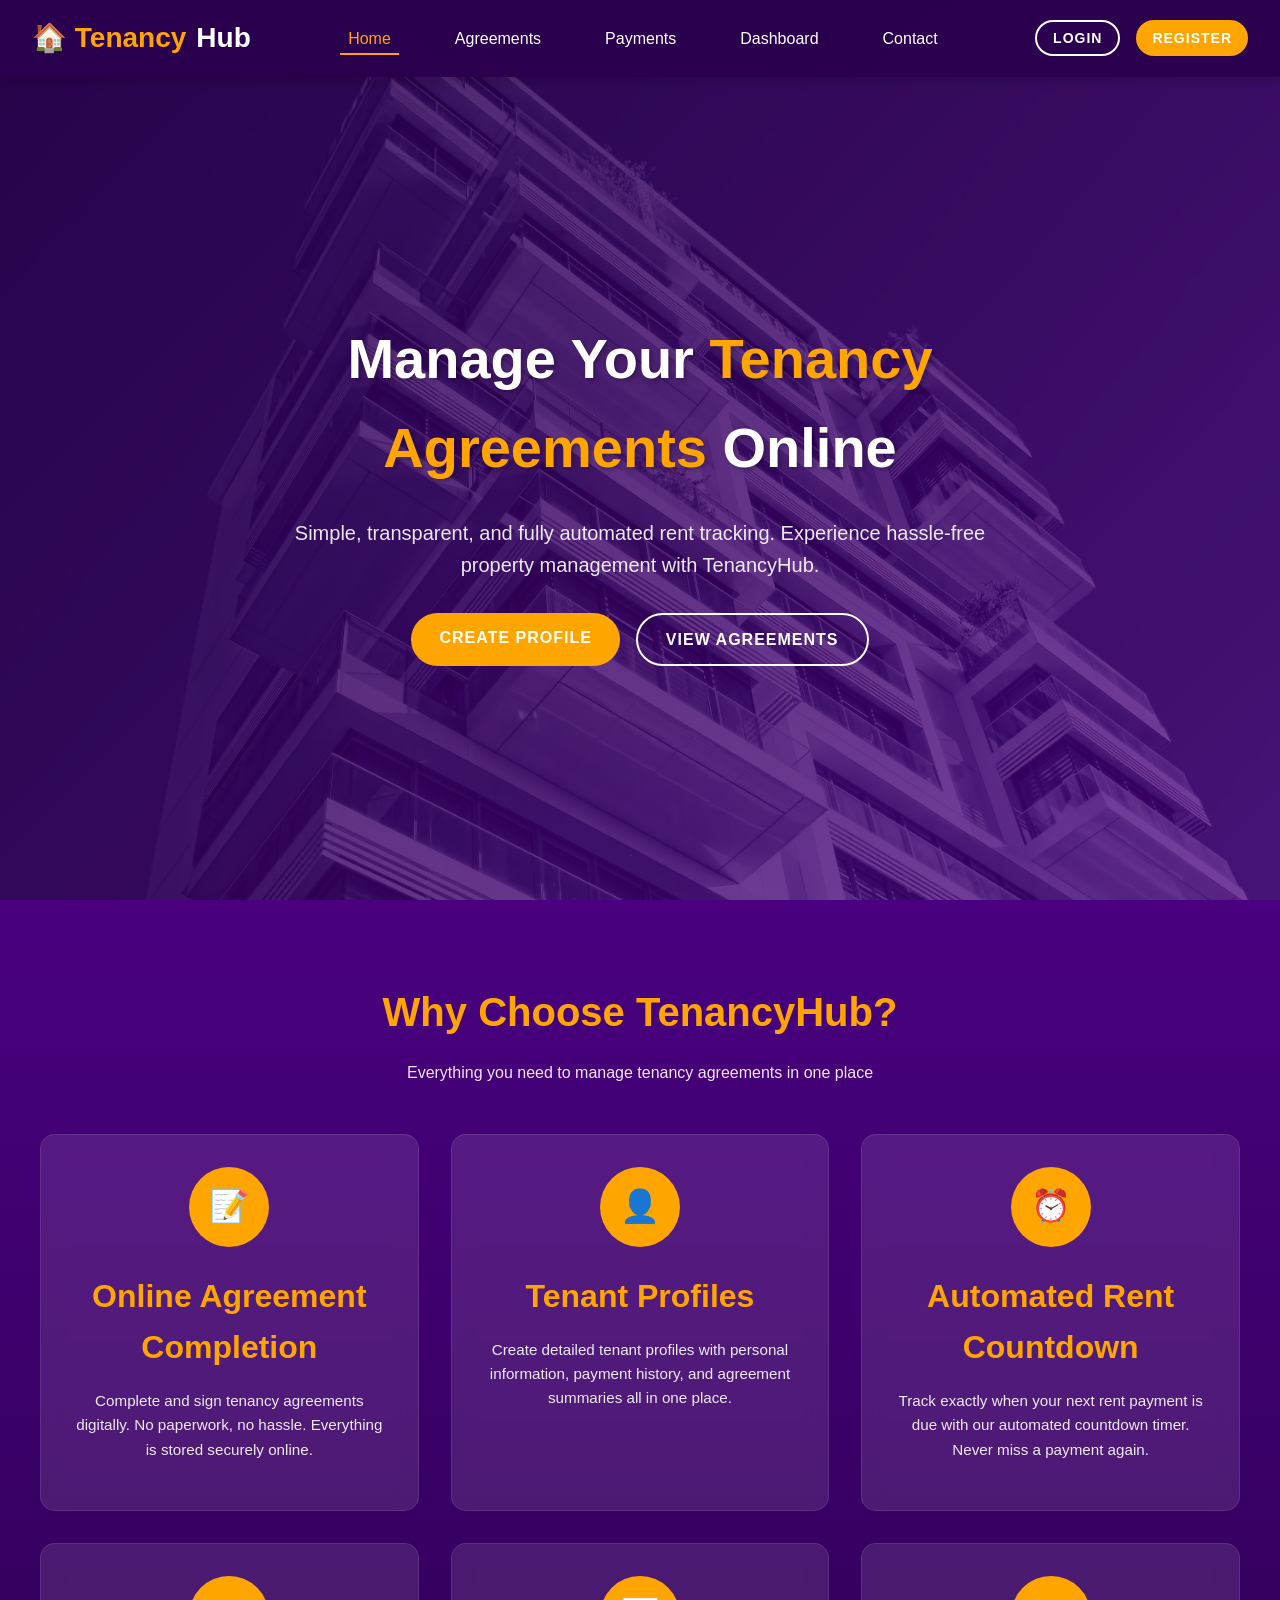
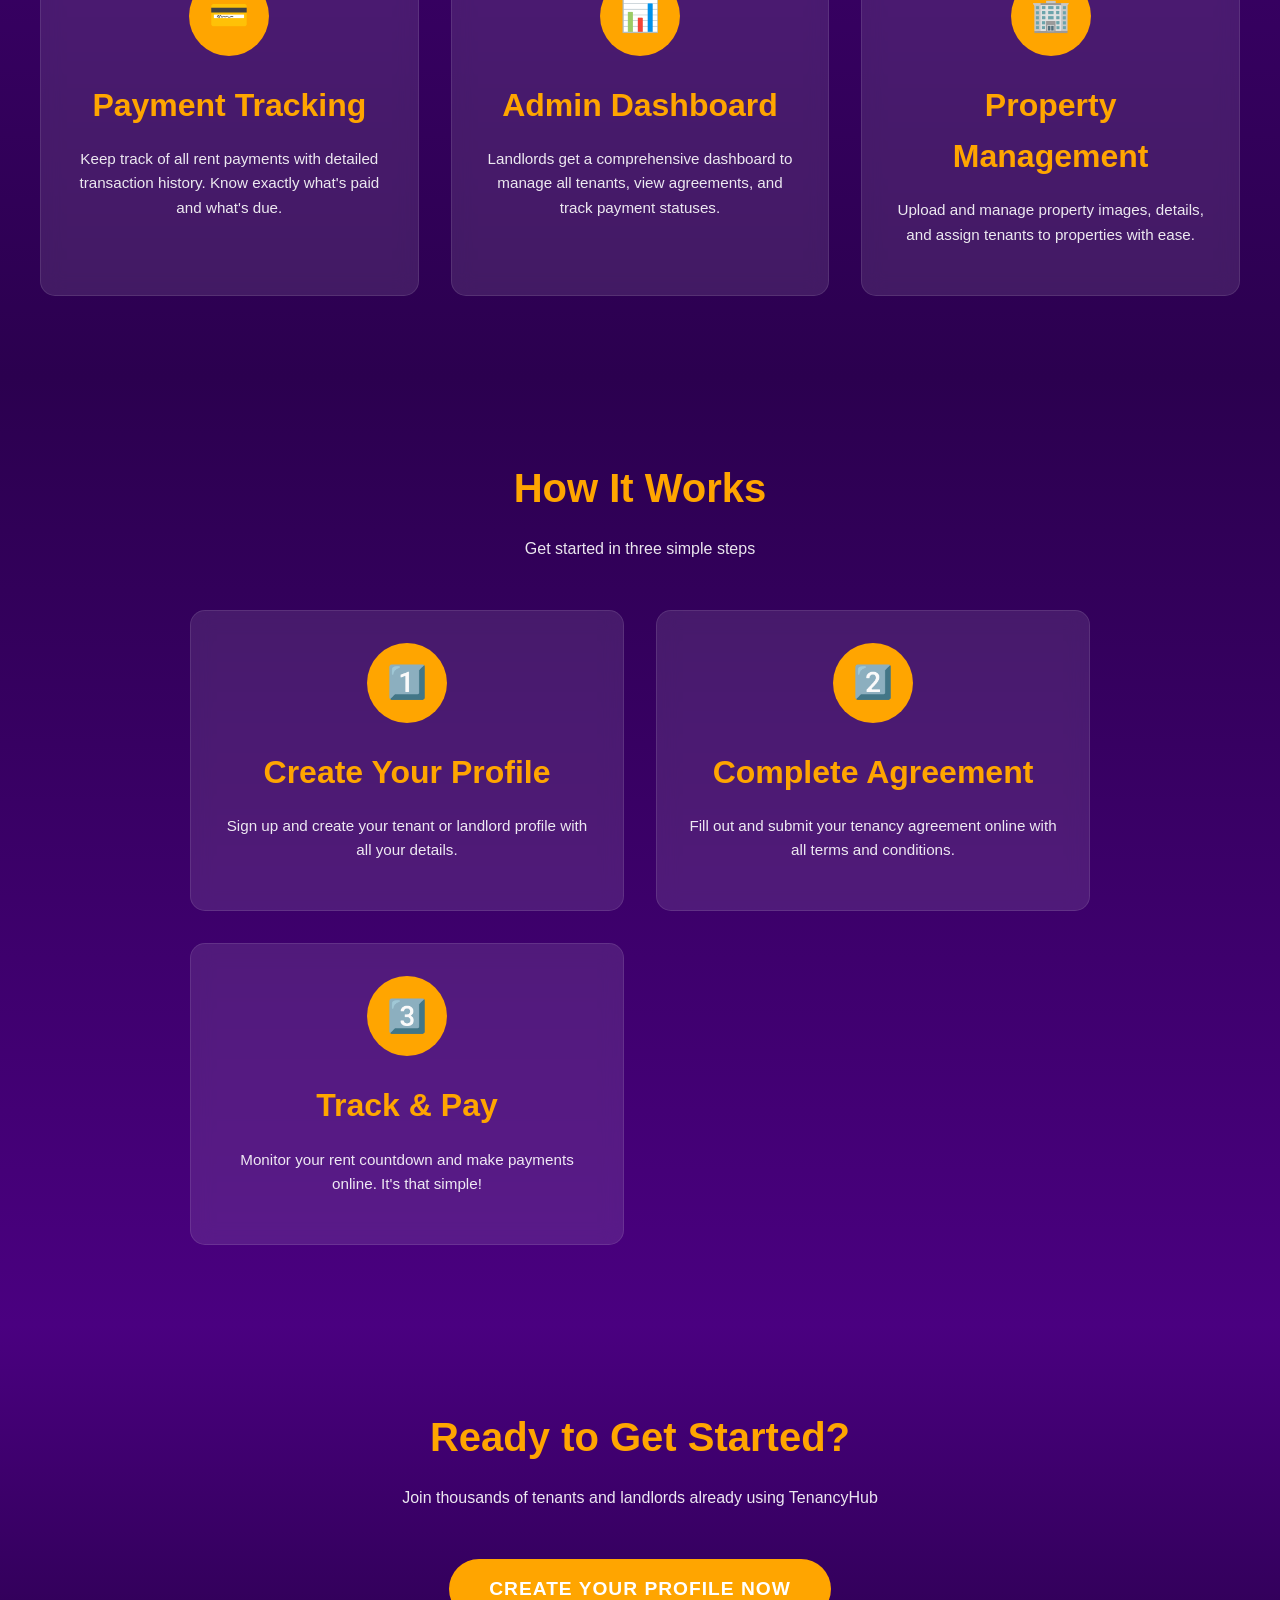
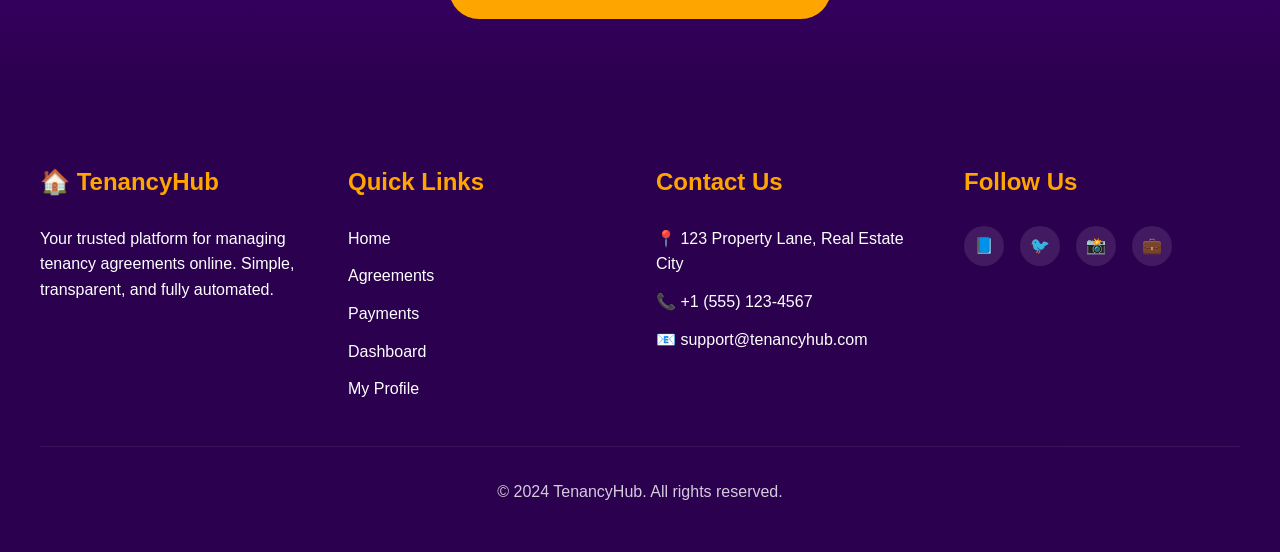
<file: index.html>
<!DOCTYPE html>
<html lang="en">
<head>
    <meta charset="UTF-8">
    <meta name="viewport" content="width=device-width, initial-scale=1.0">
    <meta name="description" content="TenancyHub - Manage your tenancy agreements online with simple, transparent, and fully automated rent tracking.">
    <title>TenancyHub - Tenancy Agreement Management Platform</title>
    <link rel="stylesheet" href="assets/css/styles.css">
</head>
<body>
    <!-- Header -->
    <header>
        <nav>
            <a href="index.html" class="logo">
                🏠 Tenancy<span>Hub</span>
            </a>
            <ul class="nav-links">
                <li><a href="index.html" class="active">Home</a></li>
                <li><a href="agreements.html">Agreements</a></li>
                <li><a href="payments.html">Payments</a></li>
                <li><a href="dashboard.html">Dashboard</a></li>
                <li><a href="contact.html">Contact</a></li>
            </ul>
            <div class="nav-buttons">
                <span class="user-display" style="display: none; color: var(--orange);"></span>
                <button class="btn btn-secondary btn-small btn-login" onclick="TenancyHub.openModal('loginModal')">Login</button>
                <button class="btn btn-primary btn-small btn-register" onclick="TenancyHub.openModal('registerModal')">Register</button>
                <button class="btn btn-secondary btn-small btn-logout" style="display: none;" onclick="TenancyHub.logout()">Logout</button>
            </div>
            <button class="mobile-menu-btn">☰</button>
        </nav>
    </header>

    <!-- Hero Section -->
    <section class="hero">
        <div class="hero-slider">
            <div class="slide active" style="background-image: url('assets/images/hero1.jpg');"></div>
            <div class="slide" style="background-image: url('assets/images/hero2.jpg');"></div>
            <div class="slide" style="background-image: url('assets/images/hero3.jpg');"></div>
        </div>
        <div class="hero-content">
            <h1>Manage Your <span>Tenancy Agreements</span> Online</h1>
            <p>Simple, transparent, and fully automated rent tracking. Experience hassle-free property management with TenancyHub.</p>
            <div class="hero-buttons">
                <a href="profile.html" class="btn btn-primary">Create Profile</a>
                <a href="agreements.html" class="btn btn-secondary">View Agreements</a>
            </div>
        </div>
    </section>

    <!-- Features Section -->
    <section class="features" id="features">
        <div class="section-title">
            <h2>Why Choose TenancyHub?</h2>
            <p>Everything you need to manage tenancy agreements in one place</p>
        </div>
        <div class="features-grid">
            <div class="feature-card">
                <div class="feature-icon">📝</div>
                <h3>Online Agreement Completion</h3>
                <p>Complete and sign tenancy agreements digitally. No paperwork, no hassle. Everything is stored securely online.</p>
            </div>
            <div class="feature-card">
                <div class="feature-icon">👤</div>
                <h3>Tenant Profiles</h3>
                <p>Create detailed tenant profiles with personal information, payment history, and agreement summaries all in one place.</p>
            </div>
            <div class="feature-card">
                <div class="feature-icon">⏰</div>
                <h3>Automated Rent Countdown</h3>
                <p>Track exactly when your next rent payment is due with our automated countdown timer. Never miss a payment again.</p>
            </div>
            <div class="feature-card">
                <div class="feature-icon">💳</div>
                <h3>Payment Tracking</h3>
                <p>Keep track of all rent payments with detailed transaction history. Know exactly what's paid and what's due.</p>
            </div>
            <div class="feature-card">
                <div class="feature-icon">📊</div>
                <h3>Admin Dashboard</h3>
                <p>Landlords get a comprehensive dashboard to manage all tenants, view agreements, and track payment statuses.</p>
            </div>
            <div class="feature-card">
                <div class="feature-icon">🏢</div>
                <h3>Property Management</h3>
                <p>Upload and manage property images, details, and assign tenants to properties with ease.</p>
            </div>
        </div>
    </section>

    <!-- How It Works Section -->
    <section class="features" style="background: linear-gradient(180deg, var(--primary-purple) 0%, var(--light-purple) 100%);">
        <div class="section-title">
            <h2>How It Works</h2>
            <p>Get started in three simple steps</p>
        </div>
        <div class="features-grid" style="max-width: 900px;">
            <div class="feature-card">
                <div class="feature-icon">1️⃣</div>
                <h3>Create Your Profile</h3>
                <p>Sign up and create your tenant or landlord profile with all your details.</p>
            </div>
            <div class="feature-card">
                <div class="feature-icon">2️⃣</div>
                <h3>Complete Agreement</h3>
                <p>Fill out and submit your tenancy agreement online with all terms and conditions.</p>
            </div>
            <div class="feature-card">
                <div class="feature-icon">3️⃣</div>
                <h3>Track & Pay</h3>
                <p>Monitor your rent countdown and make payments online. It's that simple!</p>
            </div>
        </div>
    </section>

    <!-- CTA Section -->
    <section class="features">
        <div class="section-title">
            <h2>Ready to Get Started?</h2>
            <p>Join thousands of tenants and landlords already using TenancyHub</p>
        </div>
        <div class="text-center">
            <a href="profile.html" class="btn btn-primary" style="font-size: 1.2rem; padding: 15px 40px;">
                Create Your Profile Now
            </a>
        </div>
    </section>

    <!-- Footer -->
    <footer>
        <div class="footer-content">
            <div class="footer-section">
                <h4>🏠 TenancyHub</h4>
                <p>Your trusted platform for managing tenancy agreements online. Simple, transparent, and fully automated.</p>
            </div>
            <div class="footer-section">
                <h4>Quick Links</h4>
                <ul>
                    <li><a href="index.html">Home</a></li>
                    <li><a href="agreements.html">Agreements</a></li>
                    <li><a href="payments.html">Payments</a></li>
                    <li><a href="dashboard.html">Dashboard</a></li>
                    <li><a href="profile.html">My Profile</a></li>
                </ul>
            </div>
            <div class="footer-section">
                <h4>Contact Us</h4>
                <ul>
                    <li>📍 123 Property Lane, Real Estate City</li>
                    <li>📞 +1 (555) 123-4567</li>
                    <li>📧 support@tenancyhub.com</li>
                </ul>
            </div>
            <div class="footer-section">
                <h4>Follow Us</h4>
                <div class="social-links">
                    <a href="#" class="social-link">📘</a>
                    <a href="#" class="social-link">🐦</a>
                    <a href="#" class="social-link">📸</a>
                    <a href="#" class="social-link">💼</a>
                </div>
            </div>
        </div>
        <div class="footer-bottom">
            <p>&copy; 2024 TenancyHub. All rights reserved.</p>
        </div>
    </footer>

    <!-- Login Modal -->
    <div class="modal-overlay" id="loginModal">
        <div class="modal">
            <div class="modal-header">
                <h3>Login to TenancyHub</h3>
                <button class="modal-close">&times;</button>
            </div>
            <form id="loginForm">
                <div class="form-group">
                    <label for="login-email">Email Address</label>
                    <input type="email" id="login-email" name="email" class="form-control" placeholder="Enter your email" required>
                </div>
                <div class="form-group">
                    <label for="login-password">Password</label>
                    <input type="password" id="login-password" name="password" class="form-control" placeholder="Enter your password" required>
                </div>
                <button type="submit" class="btn btn-primary" style="width: 100%;">Login</button>
                <p class="text-center mt-3">
                    Don't have an account? 
                    <a href="#" class="text-orange" onclick="TenancyHub.closeModal('loginModal'); TenancyHub.openModal('registerModal');">Register</a>
                </p>
            </form>
        </div>
    </div>

    <!-- Register Modal -->
    <div class="modal-overlay" id="registerModal">
        <div class="modal">
            <div class="modal-header">
                <h3>Create Account</h3>
                <button class="modal-close">&times;</button>
            </div>
            <form id="registerForm">
                <div class="form-group">
                    <label for="register-name">Full Name</label>
                    <input type="text" id="register-name" name="name" class="form-control" placeholder="Enter your full name" required>
                </div>
                <div class="form-group">
                    <label for="register-email">Email Address</label>
                    <input type="email" id="register-email" name="email" class="form-control" placeholder="Enter your email" required>
                </div>
                <div class="form-group">
                    <label for="register-phone">Phone Number</label>
                    <input type="tel" id="register-phone" name="phone" class="form-control" placeholder="Enter your phone number">
                </div>
                <div class="form-group">
                    <label for="register-password">Password</label>
                    <input type="password" id="register-password" name="password" class="form-control" placeholder="Create a password" required>
                </div>
                <div class="form-group">
                    <label for="register-type">Account Type</label>
                    <select id="register-type" name="userType" class="form-control">
                        <option value="tenant">Tenant</option>
                        <option value="landlord">Landlord</option>
                    </select>
                </div>
                <button type="submit" class="btn btn-primary" style="width: 100%;">Create Account</button>
                <p class="text-center mt-3">
                    Already have an account? 
                    <a href="#" class="text-orange" onclick="TenancyHub.closeModal('registerModal'); TenancyHub.openModal('loginModal');">Login</a>
                </p>
            </form>
        </div>
    </div>

    <script src="assets/js/app.js"></script>
</body>
</html>
</file>
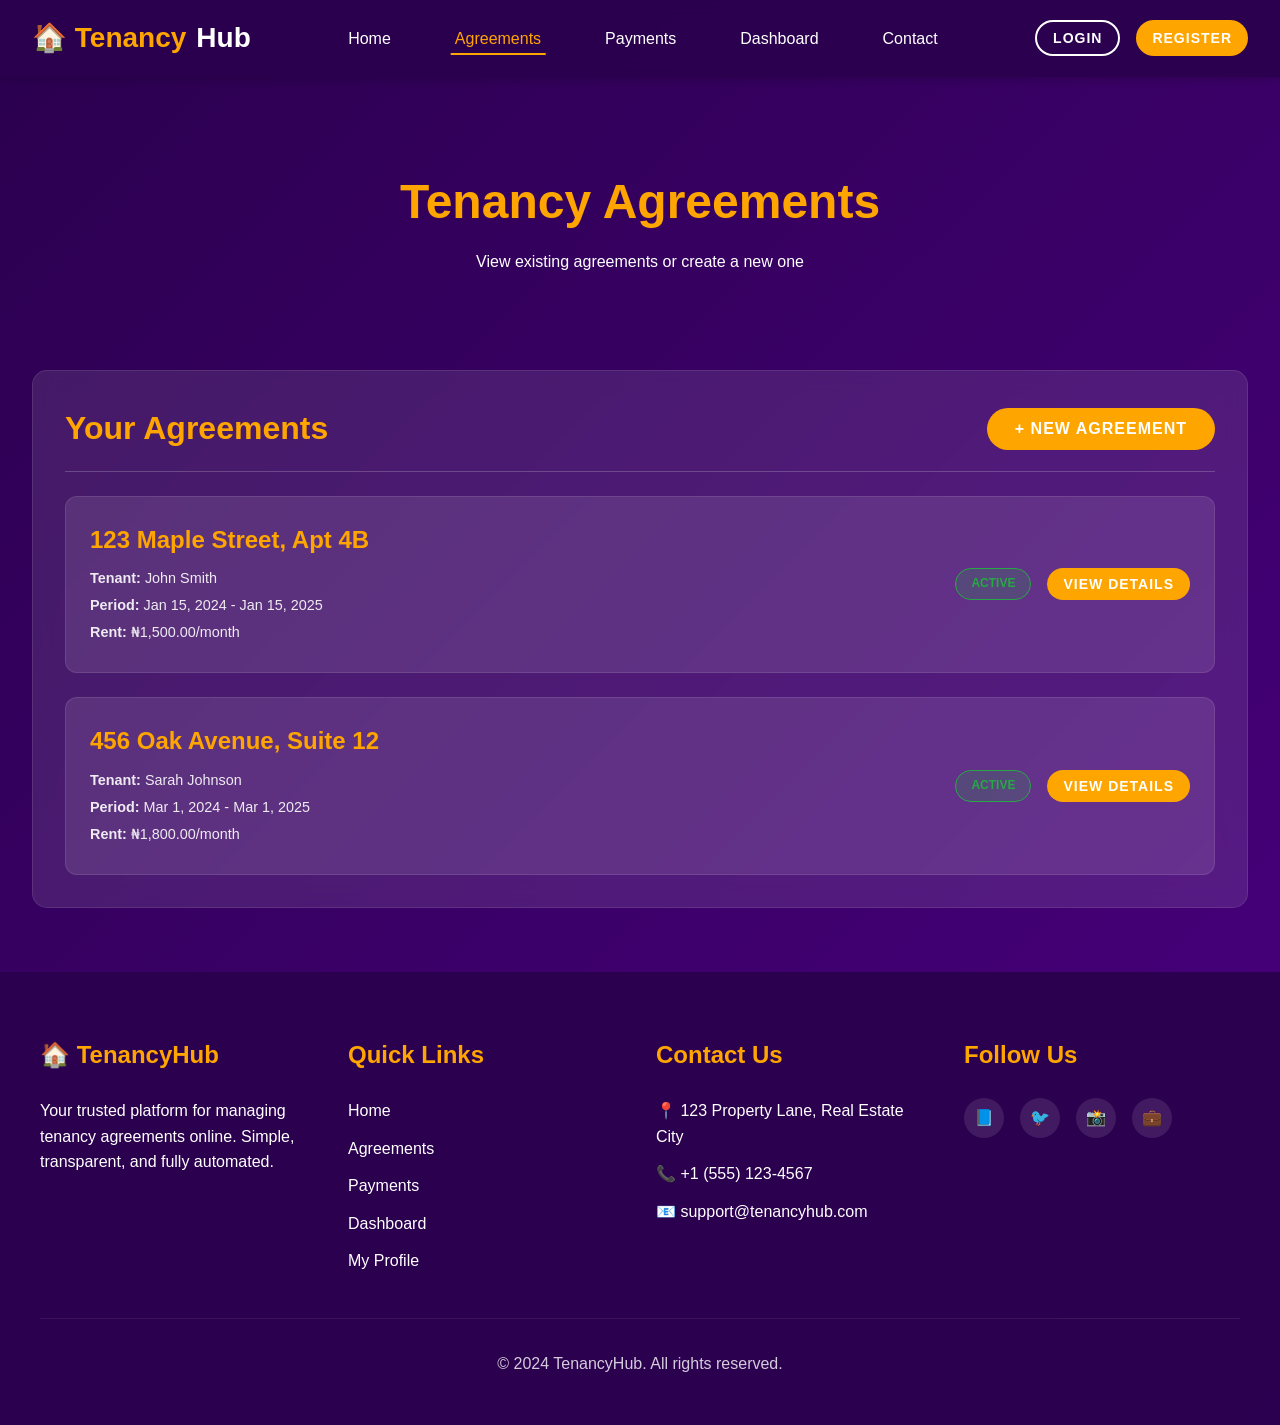
<file: agreements.html>
<!DOCTYPE html>
<html lang="en">
<head>
    <meta charset="UTF-8">
    <meta name="viewport" content="width=device-width, initial-scale=1.0">
    <meta name="description" content="TenancyHub - View and manage your tenancy agreements online.">
    <title>Agreements - TenancyHub</title>
    <link rel="stylesheet" href="assets/css/styles.css">
</head>
<body>
    <!-- Header -->
    <header>
        <nav>
            <a href="index.html" class="logo">
                🏠 Tenancy<span>Hub</span>
            </a>
            <ul class="nav-links">
                <li><a href="index.html">Home</a></li>
                <li><a href="agreements.html" class="active">Agreements</a></li>
                <li><a href="payments.html">Payments</a></li>
                <li><a href="dashboard.html">Dashboard</a></li>
                <li><a href="contact.html">Contact</a></li>
            </ul>
            <div class="nav-buttons">
                <span class="user-display" style="display: none; color: var(--orange);"></span>
                <button class="btn btn-secondary btn-small btn-login" onclick="TenancyHub.openModal('loginModal')">Login</button>
                <button class="btn btn-primary btn-small btn-register" onclick="TenancyHub.openModal('registerModal')">Register</button>
                <button class="btn btn-secondary btn-small btn-logout" style="display: none;" onclick="TenancyHub.logout()">Logout</button>
            </div>
            <button class="mobile-menu-btn">☰</button>
        </nav>
    </header>

    <!-- Main Content -->
    <main class="page-content" id="agreements-page">
        <div class="container">
            <div class="page-header">
                <h1>Tenancy Agreements</h1>
                <p>View existing agreements or create a new one</p>
            </div>

            <!-- Agreements List -->
            <div class="card">
                <div class="card-header">
                    <h3>Your Agreements</h3>
                    <button class="btn btn-primary" onclick="openAgreementForm()">
                        + New Agreement
                    </button>
                </div>
                <div id="agreements-list" class="agreements-list">
                    <!-- Populated by JavaScript -->
                </div>
            </div>

            <!-- Agreement Form -->
            <div class="card" id="agreement-form-card" style="display: none;">
                <div class="card-header">
                    <h3>Fill Tenancy Agreement</h3>
                    <button class="btn btn-secondary btn-small" onclick="closeAgreementForm()">
                        Cancel
                    </button>
                </div>
                <form id="agreement-form">
                    <!-- Tenant Information -->
                    <h4 class="text-orange mb-3">Tenant Information</h4>
                    <div class="form-row">
                        <div class="form-group">
                            <label for="tenant-name">Full Name *</label>
                            <input type="text" id="tenant-name" name="tenantName" class="form-control" placeholder="Enter full legal name" required>
                        </div>
                        <div class="form-group">
                            <label for="tenant-email">Email Address *</label>
                            <input type="email" id="tenant-email" name="tenantEmail" class="form-control" placeholder="Enter email address" required>
                        </div>
                    </div>
                    <div class="form-row">
                        <div class="form-group">
                            <label for="tenant-phone">Phone Number *</label>
                            <input type="tel" id="tenant-phone" name="tenantPhone" class="form-control" placeholder="Enter phone number" required>
                        </div>
                        <div class="form-group">
                            <label for="tenant-id">ID/Passport Number *</label>
                            <input type="text" id="tenant-id" name="tenantId" class="form-control" placeholder="Enter ID number" required>
                        </div>
                    </div>

                    <!-- Property Information -->
                    <h4 class="text-orange mb-3 mt-4">Property Information</h4>
                    <div class="form-row">
                        <div class="form-group">
                            <label for="property-address">Property Address *</label>
                            <input type="text" id="property-address" name="propertyAddress" class="form-control" placeholder="Enter full property address" required>
                        </div>
                        <div class="form-group">
                            <label for="property-type">Property Type *</label>
                            <select id="property-type" name="propertyType" class="form-control" required>
                                <option value="">Select property type</option>
                                <option value="apartment">Apartment</option>
                                <option value="house">House</option>
                                <option value="condo">Condominium</option>
                                <option value="studio">Studio</option>
                                <option value="townhouse">Townhouse</option>
                            </select>
                        </div>
                    </div>

                    <!-- Lease Terms -->
                    <h4 class="text-orange mb-3 mt-4">Lease Terms</h4>
                    <div class="form-row">
                        <div class="form-group">
                            <label for="start-date">Start Date *</label>
                            <input type="date" id="start-date" name="startDate" class="form-control" required>
                        </div>
                        <div class="form-group">
                            <label for="end-date">End Date *</label>
                            <input type="date" id="end-date" name="endDate" class="form-control" required>
                        </div>
                    </div>
                    <div class="form-row">
                        <div class="form-group">
                            <label for="rent-amount">Monthly Rent (₦) *</label>
                            <input type="number" id="rent-amount" name="rentAmount" class="form-control" placeholder="Enter monthly rent" min="0" step="0.01" required>
                        </div>
                        <div class="form-group">
                            <label for="security-deposit">Security Deposit (₦) *</label>
                            <input type="number" id="security-deposit" name="securityDeposit" class="form-control" placeholder="Enter security deposit" min="0" step="0.01" required>
                        </div>
                    </div>
                    <div class="form-group">
                        <label for="payment-due-date">Rent Due Day of Month *</label>
                        <select id="payment-due-date" name="paymentDueDate" class="form-control" required>
                            <option value="">Select day</option>
                            <option value="1">1st of month</option>
                            <option value="5">5th of month</option>
                            <option value="10">10th of month</option>
                            <option value="15">15th of month</option>
                            <option value="20">20th of month</option>
                            <option value="25">25th of month</option>
                        </select>
                    </div>

                    <!-- Terms and Conditions -->
                    <h4 class="text-orange mb-3 mt-4">Terms & Conditions</h4>
                    <div class="form-row">
                        <div class="form-group">
                            <div class="checkbox-group">
                                <input type="checkbox" id="pets-allowed" name="petsAllowed">
                                <label for="pets-allowed">Pets Allowed</label>
                            </div>
                        </div>
                        <div class="form-group">
                            <div class="checkbox-group">
                                <input type="checkbox" id="smoking-allowed" name="smokingAllowed">
                                <label for="smoking-allowed">Smoking Allowed</label>
                            </div>
                        </div>
                    </div>
                    <div class="form-row">
                        <div class="form-group">
                            <label for="guest-policy">Guest Policy</label>
                            <select id="guest-policy" name="guestPolicy" class="form-control">
                                <option value="14 days max">Guests allowed up to 14 days</option>
                                <option value="30 days max">Guests allowed up to 30 days</option>
                                <option value="no restrictions">No restrictions</option>
                                <option value="not allowed">No overnight guests</option>
                            </select>
                        </div>
                        <div class="form-group">
                            <label for="maintenance">Maintenance Responsibility</label>
                            <select id="maintenance" name="maintenance" class="form-control">
                                <option value="landlord">Landlord</option>
                                <option value="tenant">Tenant</option>
                                <option value="shared">Shared</option>
                            </select>
                        </div>
                    </div>

                    <!-- Additional Notes -->
                    <div class="form-group">
                        <label for="additional-terms">Additional Terms & Notes</label>
                        <textarea id="additional-terms" name="additionalTerms" class="form-control" placeholder="Enter any additional terms, conditions, or notes..."></textarea>
                    </div>

                    <!-- Agreement Acceptance -->
                    <div class="card mt-4" style="background: rgba(255, 165, 0, 0.1); border: 1px solid var(--orange);">
                        <h5 class="text-orange mb-2">Agreement Declaration</h5>
                        <p style="font-size: 0.9rem; margin-bottom: 1rem;">
                            By submitting this form, I confirm that all information provided is accurate and I agree to abide by all terms and conditions outlined in this tenancy agreement. I understand that this is a legally binding agreement between the tenant and landlord.
                        </p>
                        <div class="checkbox-group">
                            <input type="checkbox" id="agree-terms" name="agreeTerms" required>
                            <label for="agree-terms">I agree to the terms and conditions *</label>
                        </div>
                    </div>

                    <!-- Submit Button -->
                    <div class="mt-4 text-center">
                        <button type="submit" class="btn btn-primary" style="padding: 15px 50px;">
                            Submit Agreement
                        </button>
                    </div>
                </form>
            </div>
        </div>
    </main>

    <!-- Footer -->
    <footer>
        <div class="footer-content">
            <div class="footer-section">
                <h4>🏠 TenancyHub</h4>
                <p>Your trusted platform for managing tenancy agreements online. Simple, transparent, and fully automated.</p>
            </div>
            <div class="footer-section">
                <h4>Quick Links</h4>
                <ul>
                    <li><a href="index.html">Home</a></li>
                    <li><a href="agreements.html">Agreements</a></li>
                    <li><a href="payments.html">Payments</a></li>
                    <li><a href="dashboard.html">Dashboard</a></li>
                    <li><a href="profile.html">My Profile</a></li>
                </ul>
            </div>
            <div class="footer-section">
                <h4>Contact Us</h4>
                <ul>
                    <li>📍 123 Property Lane, Real Estate City</li>
                    <li>📞 +1 (555) 123-4567</li>
                    <li>📧 support@tenancyhub.com</li>
                </ul>
            </div>
            <div class="footer-section">
                <h4>Follow Us</h4>
                <div class="social-links">
                    <a href="#" class="social-link">📘</a>
                    <a href="#" class="social-link">🐦</a>
                    <a href="#" class="social-link">📸</a>
                    <a href="#" class="social-link">💼</a>
                </div>
            </div>
        </div>
        <div class="footer-bottom">
            <p>&copy; 2024 TenancyHub. All rights reserved.</p>
        </div>
    </footer>

    <!-- Login Modal -->
    <div class="modal-overlay" id="loginModal">
        <div class="modal">
            <div class="modal-header">
                <h3>Login to TenancyHub</h3>
                <button class="modal-close">&times;</button>
            </div>
            <form id="loginForm">
                <div class="form-group">
                    <label for="login-email">Email Address</label>
                    <input type="email" id="login-email" name="email" class="form-control" placeholder="Enter your email" required>
                </div>
                <div class="form-group">
                    <label for="login-password">Password</label>
                    <input type="password" id="login-password" name="password" class="form-control" placeholder="Enter your password" required>
                </div>
                <button type="submit" class="btn btn-primary" style="width: 100%;">Login</button>
            </form>
        </div>
    </div>

    <!-- Register Modal -->
    <div class="modal-overlay" id="registerModal">
        <div class="modal">
            <div class="modal-header">
                <h3>Create Account</h3>
                <button class="modal-close">&times;</button>
            </div>
            <form id="registerForm">
                <div class="form-group">
                    <label for="register-name">Full Name</label>
                    <input type="text" id="register-name" name="name" class="form-control" placeholder="Enter your full name" required>
                </div>
                <div class="form-group">
                    <label for="register-email">Email Address</label>
                    <input type="email" id="register-email" name="email" class="form-control" placeholder="Enter your email" required>
                </div>
                <div class="form-group">
                    <label for="register-phone">Phone Number</label>
                    <input type="tel" id="register-phone" name="phone" class="form-control" placeholder="Enter your phone number">
                </div>
                <div class="form-group">
                    <label for="register-password">Password</label>
                    <input type="password" id="register-password" name="password" class="form-control" placeholder="Create a password" required>
                </div>
                <div class="form-group">
                    <label for="register-type">Account Type</label>
                    <select id="register-type" name="userType" class="form-control">
                        <option value="tenant">Tenant</option>
                        <option value="landlord">Landlord</option>
                    </select>
                </div>
                <button type="submit" class="btn btn-primary" style="width: 100%;">Create Account</button>
            </form>
        </div>
    </div>

    <!-- View Agreement Modal -->
    <div class="modal-overlay" id="viewAgreementModal">
        <div class="modal" style="max-width: 700px;">
            <div class="modal-header">
                <h3>Agreement Details</h3>
                <button class="modal-close">&times;</button>
            </div>
            <div id="view-agreement-content">
                <!-- Populated by JavaScript -->
            </div>
        </div>
    </div>

    <script src="assets/js/app.js"></script>
    <script>
        // Agreements Page Specific JavaScript
        document.addEventListener('DOMContentLoaded', function() {
            loadAgreements();
            setupAgreementForm();
        });

        function loadAgreements() {
            const listContainer = document.getElementById('agreements-list');
            if (!listContainer) return;

            const agreements = TenancyHub.getData(TenancyHub.STORAGE_KEYS.AGREEMENTS) || [];
            const tenants = TenancyHub.getData(TenancyHub.STORAGE_KEYS.TENANTS) || [];

            if (agreements.length === 0) {
                listContainer.innerHTML = `
                    <div class="empty-state">
                        <div class="empty-state-icon">📄</div>
                        <h4>No Agreements Yet</h4>
                        <p>Click "New Agreement" to create your first tenancy agreement.</p>
                    </div>
                `;
                return;
            }

            listContainer.innerHTML = agreements.map(agreement => {
                const tenant = tenants.find(t => t.id === agreement.tenantId);
                return `
                    <div class="agreement-item">
                        <div class="agreement-details">
                            <h4>${agreement.propertyAddress}</h4>
                            <p><strong>Tenant:</strong> ${tenant ? tenant.name : 'Unknown'}</p>
                            <p><strong>Period:</strong> ${TenancyHub.formatShortDate(agreement.startDate)} - ${TenancyHub.formatShortDate(agreement.endDate)}</p>
                            <p><strong>Rent:</strong> ${TenancyHub.formatCurrency(agreement.rentAmount)}/month</p>
                        </div>
                        <div class="agreement-actions flex gap-2">
                            <span class="status-badge status-${agreement.status === 'active' ? 'paid' : 'pending'}">
                                ${agreement.status}
                            </span>
                            <button class="btn btn-small btn-primary" onclick="viewAgreement(${agreement.id})">
                                View Details
                            </button>
                        </div>
                    </div>
                `;
            }).join('');
        }

        function openAgreementForm() {
            document.getElementById('agreement-form-card').style.display = 'block';
            document.getElementById('agreement-form-card').scrollIntoView({ behavior: 'smooth' });
        }

        function closeAgreementForm() {
            document.getElementById('agreement-form-card').style.display = 'none';
            document.getElementById('agreement-form').reset();
        }

        function setupAgreementForm() {
            const form = document.getElementById('agreement-form');
            if (!form) return;

            form.addEventListener('submit', function(e) {
                e.preventDefault();
                submitAgreement(e);
            });
        }

        function submitAgreement(e) {
            const formData = new FormData(e.target);
            
            // Create tenant if not exists
            const tenants = TenancyHub.getData(TenancyHub.STORAGE_KEYS.TENANTS) || [];
            let tenant = tenants.find(t => t.email === formData.get('tenantEmail'));
            
            if (!tenant) {
                tenant = {
                    id: parseInt(TenancyHub.generateId()),
                    name: formData.get('tenantName'),
                    email: formData.get('tenantEmail'),
                    phone: formData.get('tenantPhone'),
                    photo: 'assets/images/user-placeholder.png',
                    propertyAddress: formData.get('propertyAddress'),
                    moveInDate: formData.get('startDate'),
                    rentAmount: parseFloat(formData.get('rentAmount')),
                    agreementStatus: 'active',
                    lastPaymentDate: null,
                    nextDueDate: null
                };
                tenants.push(tenant);
                TenancyHub.setData(TenancyHub.STORAGE_KEYS.TENANTS, tenants);
            }

            // Create agreement
            const agreement = {
                id: parseInt(TenancyHub.generateId()),
                tenantId: tenant.id,
                propertyAddress: formData.get('propertyAddress'),
                propertyType: formData.get('propertyType'),
                startDate: formData.get('startDate'),
                endDate: formData.get('endDate'),
                rentAmount: parseFloat(formData.get('rentAmount')),
                securityDeposit: parseFloat(formData.get('securityDeposit')),
                paymentDueDate: formData.get('paymentDueDate'),
                status: 'active',
                terms: {
                    petsAllowed: formData.get('petsAllowed') === 'on',
                    smokingAllowed: formData.get('smokingAllowed') === 'on',
                    guestPolicy: formData.get('guestPolicy'),
                    maintenanceResponsibility: formData.get('maintenance')
                },
                additionalTerms: formData.get('additionalTerms'),
                createdAt: new Date().toISOString()
            };

            const agreements = TenancyHub.getData(TenancyHub.STORAGE_KEYS.AGREEMENTS) || [];
            agreements.push(agreement);
            TenancyHub.setData(TenancyHub.STORAGE_KEYS.AGREEMENTS, agreements);

            TenancyHub.showNotification('Agreement submitted successfully!', 'success');
            closeAgreementForm();
            loadAgreements();
        }

        function viewAgreement(agreementId) {
            const agreements = TenancyHub.getData(TenancyHub.STORAGE_KEYS.AGREEMENTS) || [];
            const agreement = agreements.find(a => a.id === agreementId);
            const tenants = TenancyHub.getData(TenancyHub.STORAGE_KEYS.TENANTS) || [];
            
            if (!agreement) return;

            const tenant = tenants.find(t => t.id === agreement.tenantId);
            const content = document.getElementById('view-agreement-content');
            
            content.innerHTML = `
                <div class="card" style="background: transparent; padding: 0;">
                    <h4 class="text-orange mb-2">Property Information</h4>
                    <p><strong>Address:</strong> ${agreement.propertyAddress}</p>
                    <p><strong>Type:</strong> ${agreement.propertyType || 'Not specified'}</p>
                    
                    <h4 class="text-orange mb-2 mt-3">Tenant Information</h4>
                    <p><strong>Name:</strong> ${tenant ? tenant.name : 'Unknown'}</p>
                    <p><strong>Email:</strong> ${tenant ? tenant.email : 'Unknown'}</p>
                    <p><strong>Phone:</strong> ${tenant ? tenant.phone : 'Unknown'}</p>
                    
                    <h4 class="text-orange mb-2 mt-3">Lease Terms</h4>
                    <p><strong>Start Date:</strong> ${TenancyHub.formatDate(agreement.startDate)}</p>
                    <p><strong>End Date:</strong> ${TenancyHub.formatDate(agreement.endDate)}</p>
                    <p><strong>Monthly Rent:</strong> ${TenancyHub.formatCurrency(agreement.rentAmount)}</p>
                    <p><strong>Security Deposit:</strong> ${TenancyHub.formatCurrency(agreement.securityDeposit)}</p>
                    
                    <h4 class="text-orange mb-2 mt-3">Terms & Conditions</h4>
                    <p><strong>Pets:</strong> ${agreement.terms.petsAllowed ? 'Allowed' : 'Not Allowed'}</p>
                    <p><strong>Smoking:</strong> ${agreement.terms.smokingAllowed ? 'Allowed' : 'Not Allowed'}</p>
                    <p><strong>Guest Policy:</strong> ${agreement.terms.guestPolicy}</p>
                    <p><strong>Maintenance:</strong> ${agreement.terms.maintenanceResponsibility}</p>
                    
                    ${agreement.additionalTerms ? `
                        <h4 class="text-orange mb-2 mt-3">Additional Terms</h4>
                        <p>${agreement.additionalTerms}</p>
                    ` : ''}
                    
                    <div class="mt-4 text-center">
                        <span class="status-badge status-${agreement.status === 'active' ? 'paid' : 'pending'}" style="font-size: 1rem; padding: 10px 30px;">
                            ${agreement.status.toUpperCase()}
                        </span>
                    </div>
                </div>
            `;
            
            TenancyHub.openModal('viewAgreementModal');
        }
    </script>
</body>
</html>
</file>
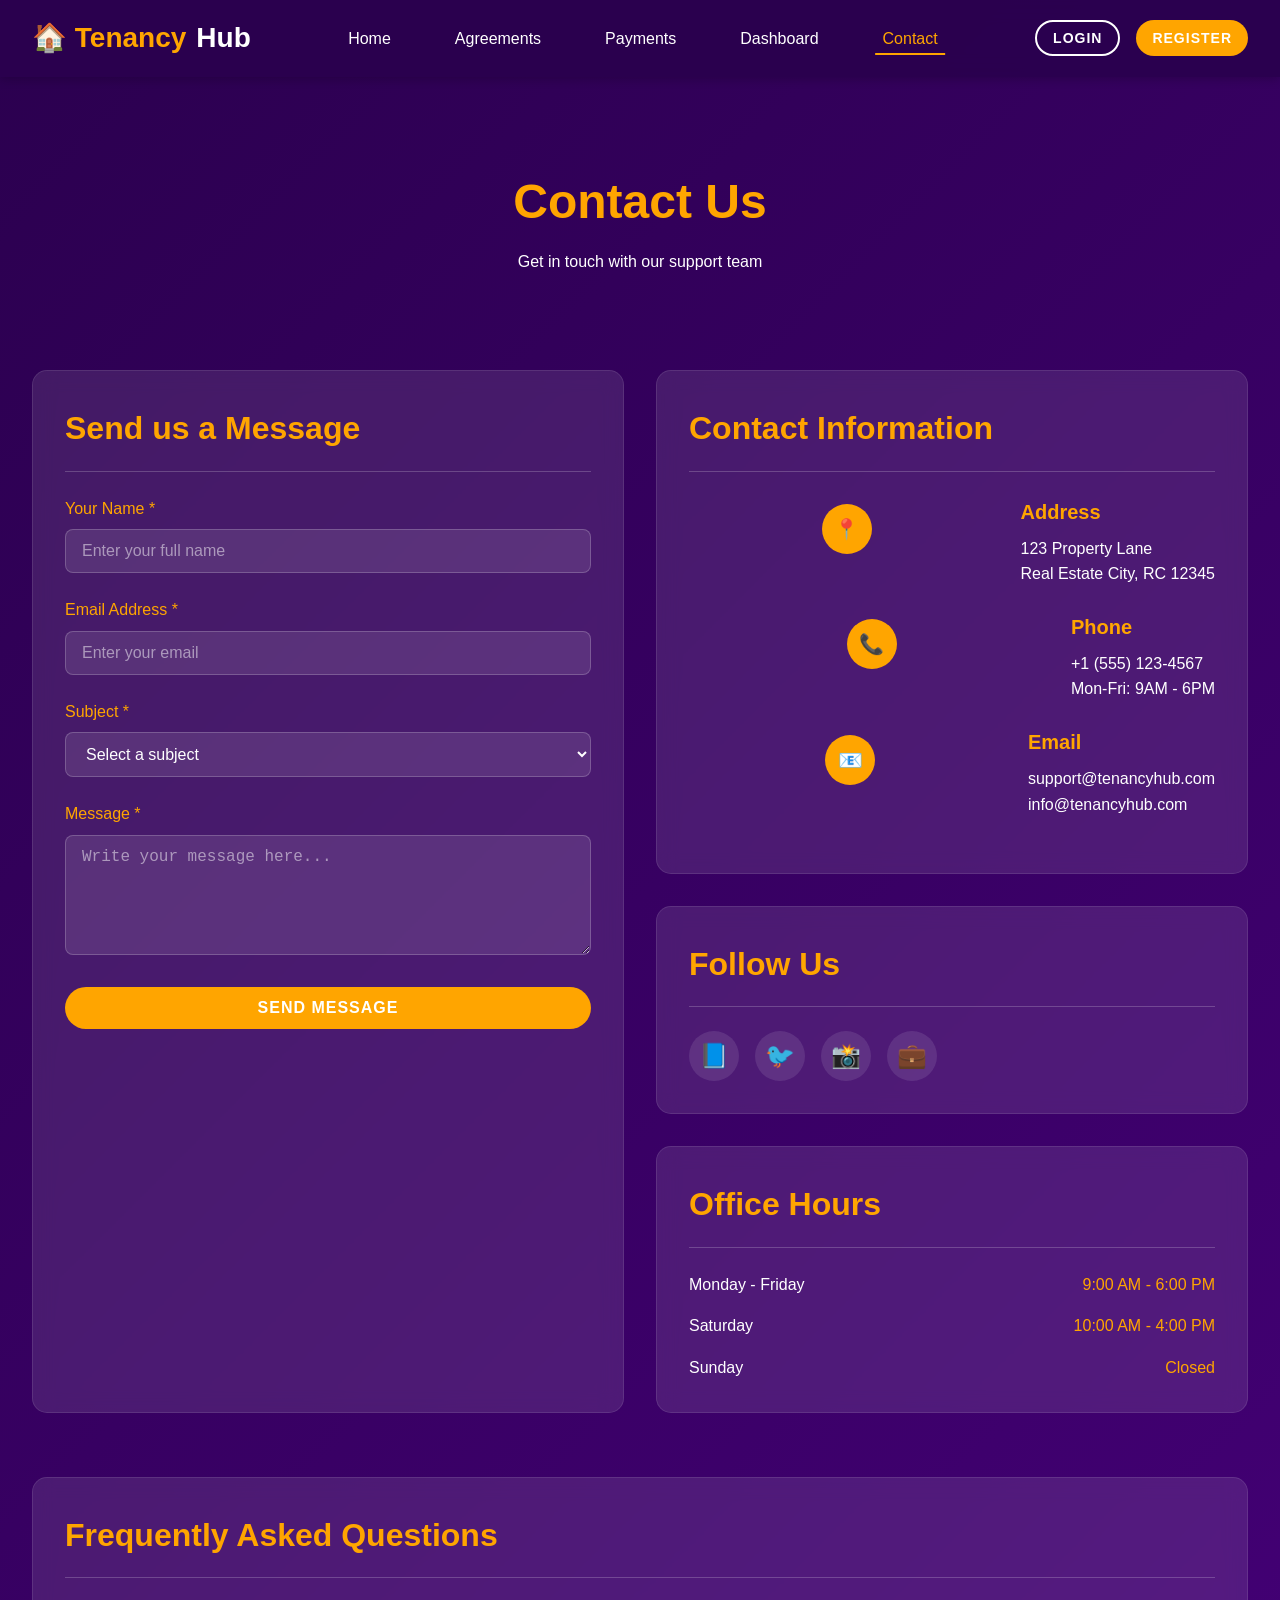
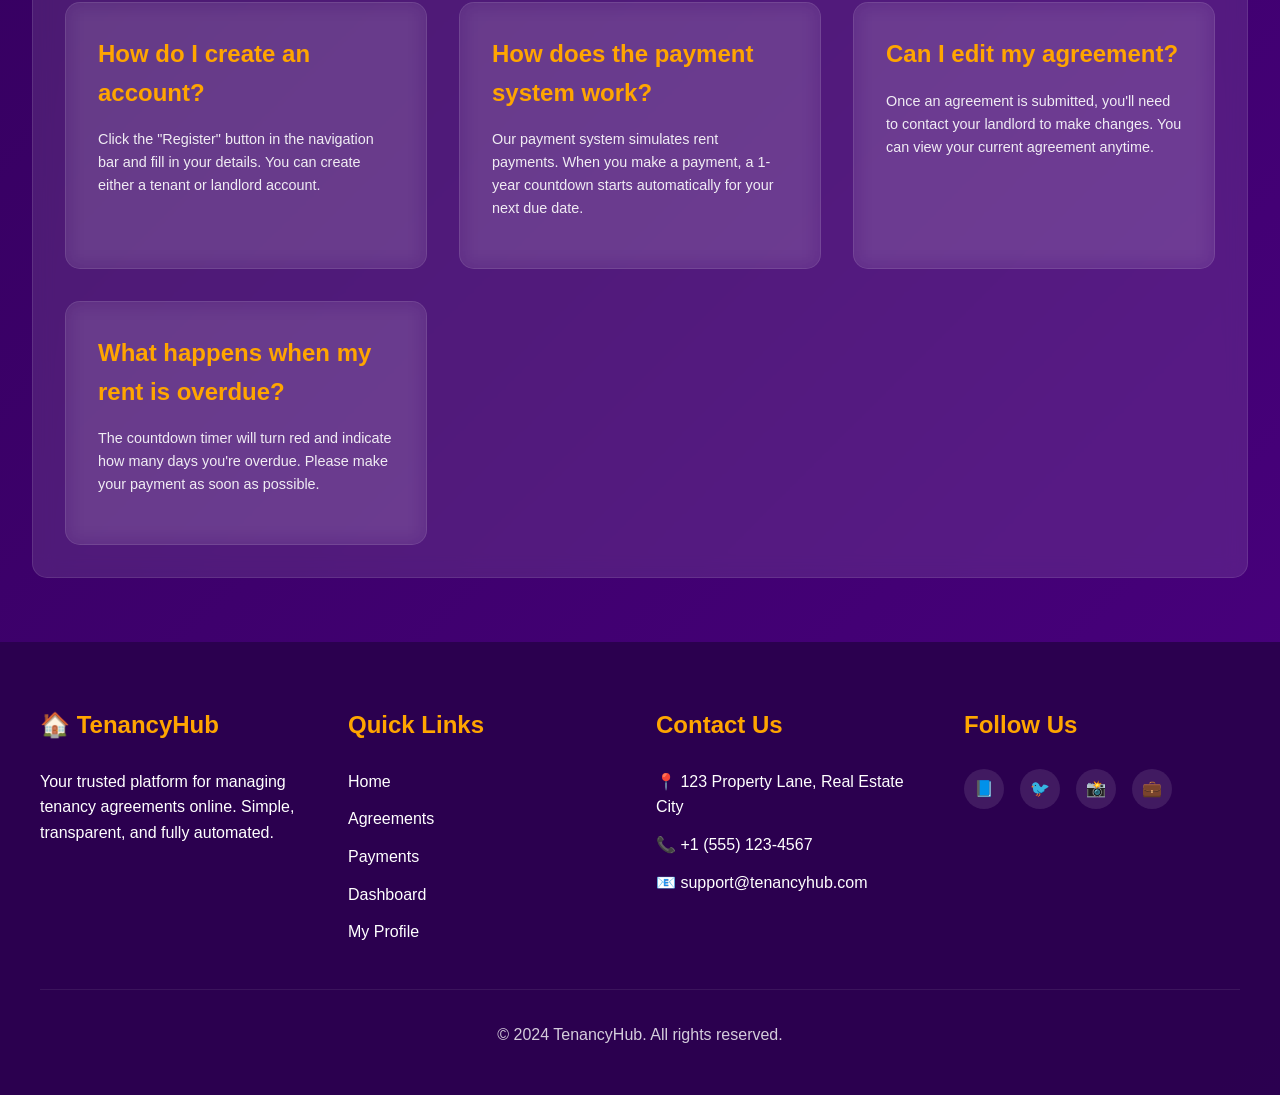
<file: contact.html>
<!DOCTYPE html>
<html lang="en">
<head>
    <meta charset="UTF-8">
    <meta name="viewport" content="width=device-width, initial-scale=1.0">
    <meta name="description" content="TenancyHub - Contact us for support and inquiries.">
    <title>Contact Us - TenancyHub</title>
    <link rel="stylesheet" href="assets/css/styles.css">
</head>
<body>
    <!-- Header -->
    <header>
        <nav>
            <a href="index.html" class="logo">
                🏠 Tenancy<span>Hub</span>
            </a>
            <ul class="nav-links">
                <li><a href="index.html">Home</a></li>
                <li><a href="agreements.html">Agreements</a></li>
                <li><a href="payments.html">Payments</a></li>
                <li><a href="dashboard.html">Dashboard</a></li>
                <li><a href="contact.html" class="active">Contact</a></li>
            </ul>
            <div class="nav-buttons">
                <span class="user-display" style="display: none; color: var(--orange);"></span>
                <button class="btn btn-secondary btn-small btn-login" onclick="TenancyHub.openModal('loginModal')">Login</button>
                <button class="btn btn-primary btn-small btn-register" onclick="TenancyHub.openModal('registerModal')">Register</button>
                <button class="btn btn-secondary btn-small btn-logout" style="display: none;" onclick="TenancyHub.logout()">Logout</button>
            </div>
            <button class="mobile-menu-btn">☰</button>
        </nav>
    </header>

    <!-- Main Content -->
    <main class="page-content">
        <div class="container">
            <div class="page-header">
                <h1>Contact Us</h1>
                <p>Get in touch with our support team</p>
            </div>

            <div style="display: grid; grid-template-columns: repeat(auto-fit, minmax(350px, 1fr)); gap: 2rem;">
                <!-- Contact Form -->
                <div class="card">
                    <div class="card-header">
                        <h3>Send us a Message</h3>
                    </div>
                    <form id="contact-form">
                        <div class="form-group">
                            <label for="contact-name">Your Name *</label>
                            <input type="text" id="contact-name" name="name" class="form-control" placeholder="Enter your full name" required>
                        </div>
                        <div class="form-group">
                            <label for="contact-email">Email Address *</label>
                            <input type="email" id="contact-email" name="email" class="form-control" placeholder="Enter your email" required>
                        </div>
                        <div class="form-group">
                            <label for="contact-subject">Subject *</label>
                            <select id="contact-subject" name="subject" class="form-control" required>
                                <option value="">Select a subject</option>
                                <option value="general">General Inquiry</option>
                                <option value="support">Technical Support</option>
                                <option value="billing">Billing Question</option>
                                <option value="agreement">Agreement Help</option>
                                <option value="feedback">Feedback</option>
                            </select>
                        </div>
                        <div class="form-group">
                            <label for="contact-message">Message *</label>
                            <textarea id="contact-message" name="message" class="form-control" placeholder="Write your message here..." rows="5" required></textarea>
                        </div>
                        <button type="submit" class="btn btn-primary" style="width: 100%;">
                            Send Message
                        </button>
                    </form>
                </div>

                <!-- Contact Information -->
                <div>
                    <div class="card">
                        <div class="card-header">
                            <h3>Contact Information</h3>
                        </div>
                        <div style="margin-top: 1rem;">
                            <div class="flex items-center gap-2 mb-3">
                                <div class="feature-icon" style="width: 50px; height: 50px; font-size: 1.25rem;">📍</div>
                                <div>
                                    <h5 class="text-orange mb-1">Address</h5>
                                    <p style="margin: 0;">123 Property Lane<br>Real Estate City, RC 12345</p>
                                </div>
                            </div>
                            <div class="flex items-center gap-2 mb-3">
                                <div class="feature-icon" style="width: 50px; height: 50px; font-size: 1.25rem;">📞</div>
                                <div>
                                    <h5 class="text-orange mb-1">Phone</h5>
                                    <p style="margin: 0;">+1 (555) 123-4567<br>Mon-Fri: 9AM - 6PM</p>
                                </div>
                            </div>
                            <div class="flex items-center gap-2 mb-3">
                                <div class="feature-icon" style="width: 50px; height: 50px; font-size: 1.25rem;">📧</div>
                                <div>
                                    <h5 class="text-orange mb-1">Email</h5>
                                    <p style="margin: 0;">support@tenancyhub.com<br>info@tenancyhub.com</p>
                                </div>
                            </div>
                        </div>
                    </div>

                    <div class="card mt-4">
                        <div class="card-header">
                            <h3>Follow Us</h3>
                        </div>
                        <div class="social-links" style="margin-top: 1rem; justify-content: flex-start;">
                            <a href="#" class="social-link" style="width: 50px; height: 50px; font-size: 1.5rem;">📘</a>
                            <a href="#" class="social-link" style="width: 50px; height: 50px; font-size: 1.5rem;">🐦</a>
                            <a href="#" class="social-link" style="width: 50px; height: 50px; font-size: 1.5rem;">📸</a>
                            <a href="#" class="social-link" style="width: 50px; height: 50px; font-size: 1.5rem;">💼</a>
                        </div>
                    </div>

                    <div class="card mt-4">
                        <div class="card-header">
                            <h3>Office Hours</h3>
                        </div>
                        <div style="margin-top: 1rem;">
                            <div class="flex justify-between mb-2">
                                <span>Monday - Friday</span>
                                <span class="text-orange">9:00 AM - 6:00 PM</span>
                            </div>
                            <div class="flex justify-between mb-2">
                                <span>Saturday</span>
                                <span class="text-orange">10:00 AM - 4:00 PM</span>
                            </div>
                            <div class="flex justify-between">
                                <span>Sunday</span>
                                <span class="text-orange">Closed</span>
                            </div>
                        </div>
                    </div>
                </div>
            </div>

            <!-- FAQ Section -->
            <div class="card mt-4">
                <div class="card-header">
                    <h3>Frequently Asked Questions</h3>
                </div>
                <div class="features-grid" style="margin-top: 1rem;">
                    <div class="feature-card" style="background: rgba(255, 255, 255, 0.05); text-align: left;">
                        <h4 class="text-orange">How do I create an account?</h4>
                        <p style="font-size: 0.9rem;">Click the "Register" button in the navigation bar and fill in your details. You can create either a tenant or landlord account.</p>
                    </div>
                    <div class="feature-card" style="background: rgba(255, 255, 255, 0.05); text-align: left;">
                        <h4 class="text-orange">How does the payment system work?</h4>
                        <p style="font-size: 0.9rem;">Our payment system simulates rent payments. When you make a payment, a 1-year countdown starts automatically for your next due date.</p>
                    </div>
                    <div class="feature-card" style="background: rgba(255, 255, 255, 0.05); text-align: left;">
                        <h4 class="text-orange">Can I edit my agreement?</h4>
                        <p style="font-size: 0.9rem;">Once an agreement is submitted, you'll need to contact your landlord to make changes. You can view your current agreement anytime.</p>
                    </div>
                    <div class="feature-card" style="background: rgba(255, 255, 255, 0.05); text-align: left;">
                        <h4 class="text-orange">What happens when my rent is overdue?</h4>
                        <p style="font-size: 0.9rem;">The countdown timer will turn red and indicate how many days you're overdue. Please make your payment as soon as possible.</p>
                    </div>
                </div>
            </div>
        </div>
    </main>

    <!-- Footer -->
    <footer>
        <div class="footer-content">
            <div class="footer-section">
                <h4>🏠 TenancyHub</h4>
                <p>Your trusted platform for managing tenancy agreements online. Simple, transparent, and fully automated.</p>
            </div>
            <div class="footer-section">
                <h4>Quick Links</h4>
                <ul>
                    <li><a href="index.html">Home</a></li>
                    <li><a href="agreements.html">Agreements</a></li>
                    <li><a href="payments.html">Payments</a></li>
                    <li><a href="dashboard.html">Dashboard</a></li>
                    <li><a href="profile.html">My Profile</a></li>
                </ul>
            </div>
            <div class="footer-section">
                <h4>Contact Us</h4>
                <ul>
                    <li>📍 123 Property Lane, Real Estate City</li>
                    <li>📞 +1 (555) 123-4567</li>
                    <li>📧 support@tenancyhub.com</li>
                </ul>
            </div>
            <div class="footer-section">
                <h4>Follow Us</h4>
                <div class="social-links">
                    <a href="#" class="social-link">📘</a>
                    <a href="#" class="social-link">🐦</a>
                    <a href="#" class="social-link">📸</a>
                    <a href="#" class="social-link">💼</a>
                </div>
            </div>
        </div>
        <div class="footer-bottom">
            <p>&copy; 2024 TenancyHub. All rights reserved.</p>
        </div>
    </footer>

    <!-- Login Modal -->
    <div class="modal-overlay" id="loginModal">
        <div class="modal">
            <div class="modal-header">
                <h3>Login to TenancyHub</h3>
                <button class="modal-close">&times;</button>
            </div>
            <form id="loginForm">
                <div class="form-group">
                    <label for="login-email">Email Address</label>
                    <input type="email" id="login-email" name="email" class="form-control" placeholder="Enter your email" required>
                </div>
                <div class="form-group">
                    <label for="login-password">Password</label>
                    <input type="password" id="login-password" name="password" class="form-control" placeholder="Enter your password" required>
                </div>
                <button type="submit" class="btn btn-primary" style="width: 100%;">Login</button>
            </form>
        </div>
    </div>

    <!-- Register Modal -->
    <div class="modal-overlay" id="registerModal">
        <div class="modal">
            <div class="modal-header">
                <h3>Create Account</h3>
                <button class="modal-close">&times;</button>
            </div>
            <form id="registerForm">
                <div class="form-group">
                    <label for="register-name">Full Name</label>
                    <input type="text" id="register-name" name="name" class="form-control" placeholder="Enter your full name" required>
                </div>
                <div class="form-group">
                    <label for="register-email">Email Address</label>
                    <input type="email" id="register-email" name="email" class="form-control" placeholder="Enter your email" required>
                </div>
                <div class="form-group">
                    <label for="register-phone">Phone Number</label>
                    <input type="tel" id="register-phone" name="phone" class="form-control" placeholder="Enter your phone number">
                </div>
                <div class="form-group">
                    <label for="register-password">Password</label>
                    <input type="password" id="register-password" name="password" class="form-control" placeholder="Create a password" required>
                </div>
                <div class="form-group">
                    <label for="register-type">Account Type</label>
                    <select id="register-type" name="userType" class="form-control">
                        <option value="tenant">Tenant</option>
                        <option value="landlord">Landlord</option>
                    </select>
                </div>
                <button type="submit" class="btn btn-primary" style="width: 100%;">Create Account</button>
            </form>
        </div>
    </div>

    <script src="assets/js/app.js"></script>
    <script>
        // Contact Form Handling
        document.addEventListener('DOMContentLoaded', function() {
            const contactForm = document.getElementById('contact-form');
            if (contactForm) {
                contactForm.addEventListener('submit', function(e) {
                    e.preventDefault();
                    
                    const formData = new FormData(contactForm);
                    const data = {
                        name: formData.get('name'),
                        email: formData.get('email'),
                        subject: formData.get('subject'),
                        message: formData.get('message'),
                        timestamp: new Date().toISOString()
                    };

                    // Store message locally (simulation)
                    const messages = JSON.parse(localStorage.getItem('tenancyhub_messages') || '[]');
                    messages.push(data);
                    localStorage.setItem('tenancyhub_messages', JSON.stringify(messages));

                    TenancyHub.showNotification('Message sent successfully! We will get back to you soon.', 'success');
                    contactForm.reset();
                });
            }
        });
    </script>
</body>
</html>
</file>
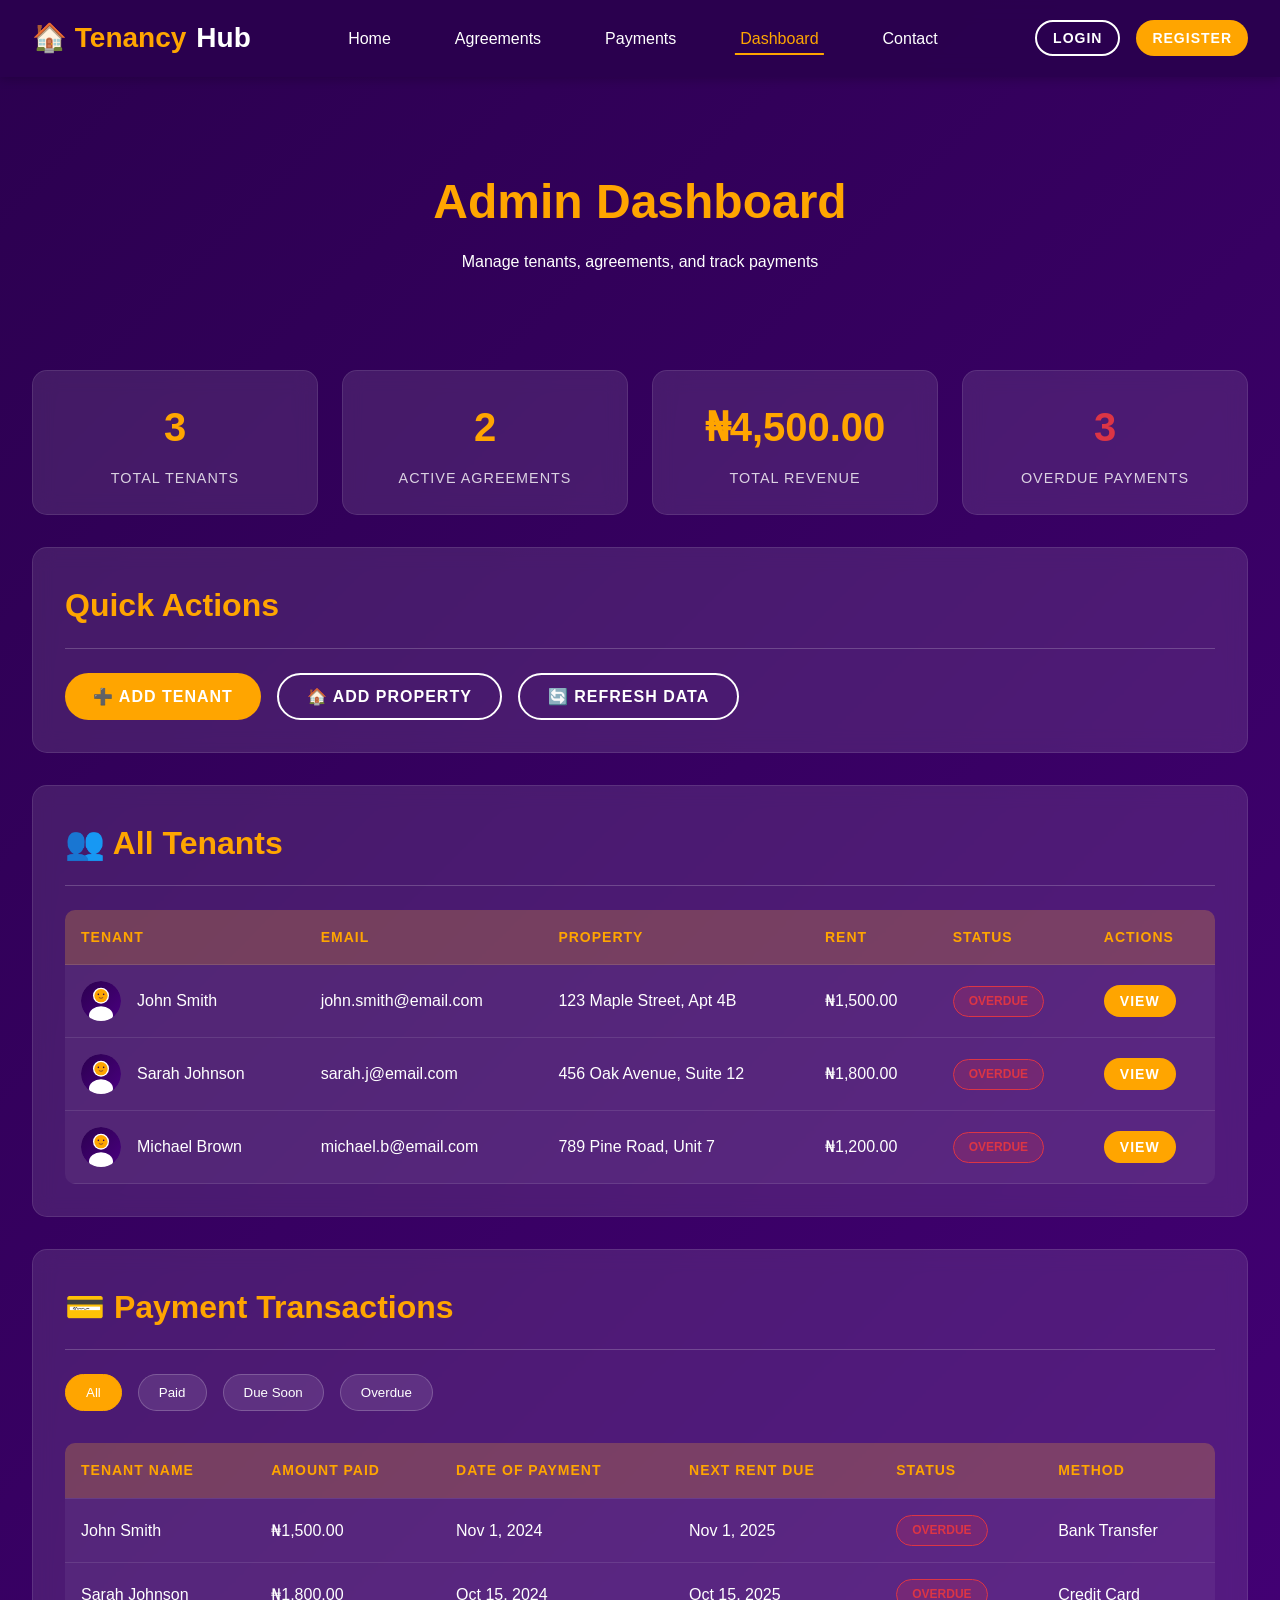
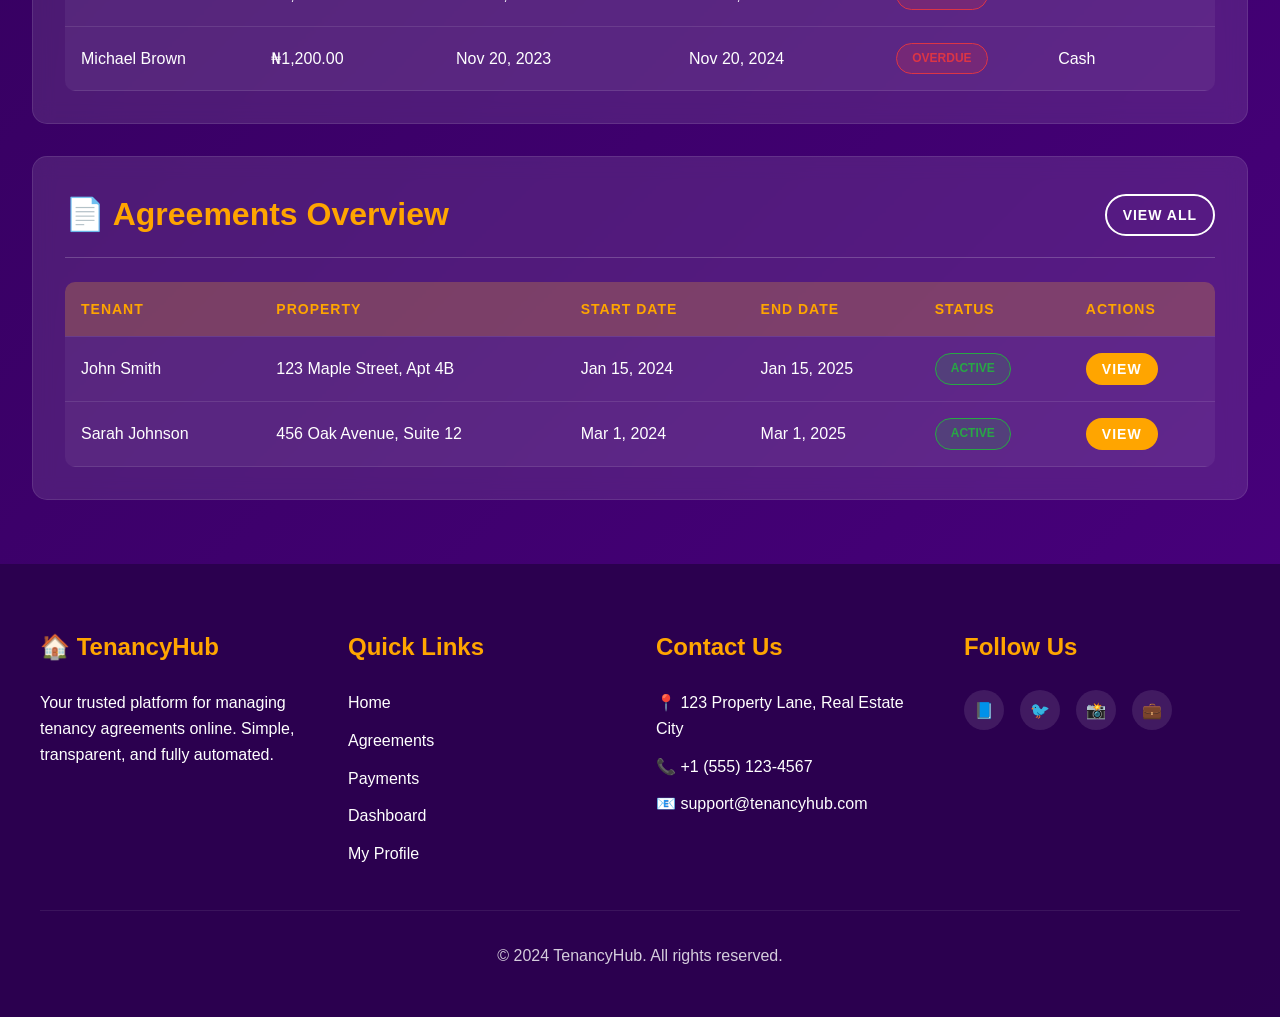
<file: dashboard.html>
<!DOCTYPE html>
<html lang="en">
<head>
    <meta charset="UTF-8">
    <meta name="viewport" content="width=device-width, initial-scale=1.0">
    <meta name="description" content="TenancyHub - Admin dashboard for managing tenants, agreements, and payments.">
    <title>Admin Dashboard - TenancyHub</title>
    <link rel="stylesheet" href="assets/css/styles.css">
</head>
<body>
    <!-- Header -->
    <header>
        <nav>
            <a href="index.html" class="logo">
                🏠 Tenancy<span>Hub</span>
            </a>
            <ul class="nav-links">
                <li><a href="index.html">Home</a></li>
                <li><a href="agreements.html">Agreements</a></li>
                <li><a href="payments.html">Payments</a></li>
                <li><a href="dashboard.html" class="active">Dashboard</a></li>
                <li><a href="contact.html">Contact</a></li>
            </ul>
            <div class="nav-buttons">
                <span class="user-display" style="display: none; color: var(--orange);"></span>
                <button class="btn btn-secondary btn-small btn-login" onclick="TenancyHub.openModal('loginModal')">Login</button>
                <button class="btn btn-primary btn-small btn-register" onclick="TenancyHub.openModal('registerModal')">Register</button>
                <button class="btn btn-secondary btn-small btn-logout" style="display: none;" onclick="TenancyHub.logout()">Logout</button>
            </div>
            <button class="mobile-menu-btn">☰</button>
        </nav>
    </header>

    <!-- Main Content -->
    <main class="page-content" id="dashboard-page">
        <div class="container">
            <div class="page-header">
                <h1>Admin Dashboard</h1>
                <p>Manage tenants, agreements, and track payments</p>
            </div>

            <!-- Statistics Cards -->
            <div class="stats-grid">
                <div class="stat-card">
                    <div class="stat-number" id="total-tenants">0</div>
                    <div class="stat-label">Total Tenants</div>
                </div>
                <div class="stat-card">
                    <div class="stat-number" id="active-agreements">0</div>
                    <div class="stat-label">Active Agreements</div>
                </div>
                <div class="stat-card">
                    <div class="stat-number" id="total-revenue">₦0</div>
                    <div class="stat-label">Total Revenue</div>
                </div>
                <div class="stat-card">
                    <div class="stat-number text-danger" id="overdue-payments">0</div>
                    <div class="stat-label">Overdue Payments</div>
                </div>
            </div>

            <!-- Quick Actions -->
            <div class="card">
                <div class="card-header">
                    <h3>Quick Actions</h3>
                </div>
                <div class="flex gap-2 flex-wrap" style="margin-top: 1rem;">
                    <button class="btn btn-primary" onclick="TenancyHub.openModal('addTenantModal')">
                        ➕ Add Tenant
                    </button>
                    <button class="btn btn-secondary" onclick="TenancyHub.openModal('addPropertyModal')">
                        🏠 Add Property
                    </button>
                    <button class="btn btn-secondary" onclick="Dashboard.refreshData()">
                        🔄 Refresh Data
                    </button>
                </div>
            </div>

            <!-- Tenants Table -->
            <div class="card">
                <div class="card-header">
                    <h3>👥 All Tenants</h3>
                </div>
                <div class="table-container">
                    <table>
                        <thead>
                            <tr>
                                <th>Tenant</th>
                                <th>Email</th>
                                <th>Property</th>
                                <th>Rent</th>
                                <th>Status</th>
                                <th>Actions</th>
                            </tr>
                        </thead>
                        <tbody id="tenants-table-body">
                            <!-- Populated by JavaScript -->
                        </tbody>
                    </table>
                </div>
            </div>

            <!-- Payments Table with Filters -->
            <div class="card">
                <div class="card-header">
                    <h3>💳 Payment Transactions</h3>
                </div>
                <div class="filter-controls">
                    <button class="filter-btn active" data-filter="all">All</button>
                    <button class="filter-btn" data-filter="paid">Paid</button>
                    <button class="filter-btn" data-filter="due">Due Soon</button>
                    <button class="filter-btn" data-filter="overdue">Overdue</button>
                </div>
                <div class="table-container">
                    <table>
                        <thead>
                            <tr>
                                <th>Tenant Name</th>
                                <th>Amount Paid</th>
                                <th>Date of Payment</th>
                                <th>Next Rent Due</th>
                                <th>Status</th>
                                <th>Method</th>
                            </tr>
                        </thead>
                        <tbody id="payments-table-body">
                            <!-- Populated by JavaScript -->
                        </tbody>
                    </table>
                </div>
            </div>

            <!-- Agreements Table -->
            <div class="card">
                <div class="card-header">
                    <h3>📄 Agreements Overview</h3>
                    <a href="agreements.html" class="btn btn-secondary btn-small">View All</a>
                </div>
                <div class="table-container">
                    <table>
                        <thead>
                            <tr>
                                <th>Tenant</th>
                                <th>Property</th>
                                <th>Start Date</th>
                                <th>End Date</th>
                                <th>Status</th>
                                <th>Actions</th>
                            </tr>
                        </thead>
                        <tbody id="agreements-table-body">
                            <!-- Populated by JavaScript -->
                        </tbody>
                    </table>
                </div>
            </div>
        </div>
    </main>

    <!-- Footer -->
    <footer>
        <div class="footer-content">
            <div class="footer-section">
                <h4>🏠 TenancyHub</h4>
                <p>Your trusted platform for managing tenancy agreements online. Simple, transparent, and fully automated.</p>
            </div>
            <div class="footer-section">
                <h4>Quick Links</h4>
                <ul>
                    <li><a href="index.html">Home</a></li>
                    <li><a href="agreements.html">Agreements</a></li>
                    <li><a href="payments.html">Payments</a></li>
                    <li><a href="dashboard.html">Dashboard</a></li>
                    <li><a href="profile.html">My Profile</a></li>
                </ul>
            </div>
            <div class="footer-section">
                <h4>Contact Us</h4>
                <ul>
                    <li>📍 123 Property Lane, Real Estate City</li>
                    <li>📞 +1 (555) 123-4567</li>
                    <li>📧 support@tenancyhub.com</li>
                </ul>
            </div>
            <div class="footer-section">
                <h4>Follow Us</h4>
                <div class="social-links">
                    <a href="#" class="social-link">📘</a>
                    <a href="#" class="social-link">🐦</a>
                    <a href="#" class="social-link">📸</a>
                    <a href="#" class="social-link">💼</a>
                </div>
            </div>
        </div>
        <div class="footer-bottom">
            <p>&copy; 2024 TenancyHub. All rights reserved.</p>
        </div>
    </footer>

    <!-- Login Modal -->
    <div class="modal-overlay" id="loginModal">
        <div class="modal">
            <div class="modal-header">
                <h3>Login to TenancyHub</h3>
                <button class="modal-close">&times;</button>
            </div>
            <form id="loginForm">
                <div class="form-group">
                    <label for="login-email">Email Address</label>
                    <input type="email" id="login-email" name="email" class="form-control" placeholder="Enter your email" required>
                </div>
                <div class="form-group">
                    <label for="login-password">Password</label>
                    <input type="password" id="login-password" name="password" class="form-control" placeholder="Enter your password" required>
                </div>
                <button type="submit" class="btn btn-primary" style="width: 100%;">Login</button>
            </form>
        </div>
    </div>

    <!-- Register Modal -->
    <div class="modal-overlay" id="registerModal">
        <div class="modal">
            <div class="modal-header">
                <h3>Create Account</h3>
                <button class="modal-close">&times;</button>
            </div>
            <form id="registerForm">
                <div class="form-group">
                    <label for="register-name">Full Name</label>
                    <input type="text" id="register-name" name="name" class="form-control" placeholder="Enter your full name" required>
                </div>
                <div class="form-group">
                    <label for="register-email">Email Address</label>
                    <input type="email" id="register-email" name="email" class="form-control" placeholder="Enter your email" required>
                </div>
                <div class="form-group">
                    <label for="register-phone">Phone Number</label>
                    <input type="tel" id="register-phone" name="phone" class="form-control" placeholder="Enter your phone number">
                </div>
                <div class="form-group">
                    <label for="register-password">Password</label>
                    <input type="password" id="register-password" name="password" class="form-control" placeholder="Create a password" required>
                </div>
                <div class="form-group">
                    <label for="register-type">Account Type</label>
                    <select id="register-type" name="userType" class="form-control">
                        <option value="tenant">Tenant</option>
                        <option value="landlord">Landlord</option>
                    </select>
                </div>
                <button type="submit" class="btn btn-primary" style="width: 100%;">Create Account</button>
            </form>
        </div>
    </div>

    <!-- Add Tenant Modal -->
    <div class="modal-overlay" id="addTenantModal">
        <div class="modal">
            <div class="modal-header">
                <h3>Add New Tenant</h3>
                <button class="modal-close">&times;</button>
            </div>
            <form id="add-tenant-form">
                <div class="form-group">
                    <label for="tenant-name-add">Full Name *</label>
                    <input type="text" id="tenant-name-add" name="tenantName" class="form-control" placeholder="Enter tenant's full name" required>
                </div>
                <div class="form-group">
                    <label for="tenant-email-add">Email Address *</label>
                    <input type="email" id="tenant-email-add" name="tenantEmail" class="form-control" placeholder="Enter email address" required>
                </div>
                <div class="form-group">
                    <label for="tenant-phone-add">Phone Number *</label>
                    <input type="tel" id="tenant-phone-add" name="tenantPhone" class="form-control" placeholder="Enter phone number" required>
                </div>
                <div class="form-group">
                    <label for="property-address-add">Property Address *</label>
                    <input type="text" id="property-address-add" name="propertyAddress" class="form-control" placeholder="Enter property address" required>
                </div>
                <div class="form-row">
                    <div class="form-group">
                        <label for="move-in-date-add">Move-in Date *</label>
                        <input type="date" id="move-in-date-add" name="moveInDate" class="form-control" required>
                    </div>
                    <div class="form-group">
                        <label for="rent-amount-add">Monthly Rent (₦) *</label>
                        <input type="number" id="rent-amount-add" name="rentAmount" class="form-control" placeholder="Enter rent amount" min="0" step="0.01" required>
                    </div>
                </div>
                <button type="submit" class="btn btn-primary" style="width: 100%;">Add Tenant</button>
            </form>
        </div>
    </div>

    <!-- Add Property Modal -->
    <div class="modal-overlay" id="addPropertyModal">
        <div class="modal">
            <div class="modal-header">
                <h3>Add New Property</h3>
                <button class="modal-close">&times;</button>
            </div>
            <form id="property-upload-form">
                <div class="form-group">
                    <label for="property-name">Property Name *</label>
                    <input type="text" id="property-name" name="propertyName" class="form-control" placeholder="Enter property name" required>
                </div>
                <div class="form-group">
                    <label for="property-address">Property Address *</label>
                    <input type="text" id="property-address" name="propertyAddress" class="form-control" placeholder="Enter full address" required>
                </div>
                <div class="form-group">
                    <label for="property-type">Property Type *</label>
                    <select id="property-type" name="propertyType" class="form-control" required>
                        <option value="">Select type</option>
                        <option value="apartment">Apartment</option>
                        <option value="house">House</option>
                        <option value="condo">Condominium</option>
                        <option value="studio">Studio</option>
                        <option value="townhouse">Townhouse</option>
                    </select>
                </div>
                <div class="form-group">
                    <label for="rent-amount-property">Monthly Rent (₦) *</label>
                    <input type="number" id="rent-amount-property" name="rentAmount" class="form-control" placeholder="Enter monthly rent" min="0" step="0.01" required>
                </div>
                <div class="form-group">
                    <label for="property-image">Property Image</label>
                    <input type="file" id="property-image" name="propertyImage" class="form-control" accept="image/*">
                    <small style="opacity: 0.7;">Upload an image of the property</small>
                </div>
                <button type="submit" class="btn btn-primary" style="width: 100%;">Add Property</button>
            </form>
        </div>
    </div>

    <!-- Tenant Details Modal -->
    <div class="modal-overlay" id="tenantDetailsModal">
        <div class="modal">
            <div class="modal-header">
                <h3>Tenant Details</h3>
                <button class="modal-close">&times;</button>
            </div>
            <div id="tenant-details-content">
                <!-- Populated by JavaScript -->
            </div>
        </div>
    </div>

    <!-- Agreement Details Modal -->
    <div class="modal-overlay" id="agreementDetailsModal">
        <div class="modal">
            <div class="modal-header">
                <h3>Agreement Details</h3>
                <button class="modal-close">&times;</button>
            </div>
            <div id="agreement-details-content">
                <!-- Populated by JavaScript -->
            </div>
        </div>
    </div>

    <script src="assets/js/app.js"></script>
    <script src="assets/js/dashboard.js"></script>
</body>
</html>
</file>
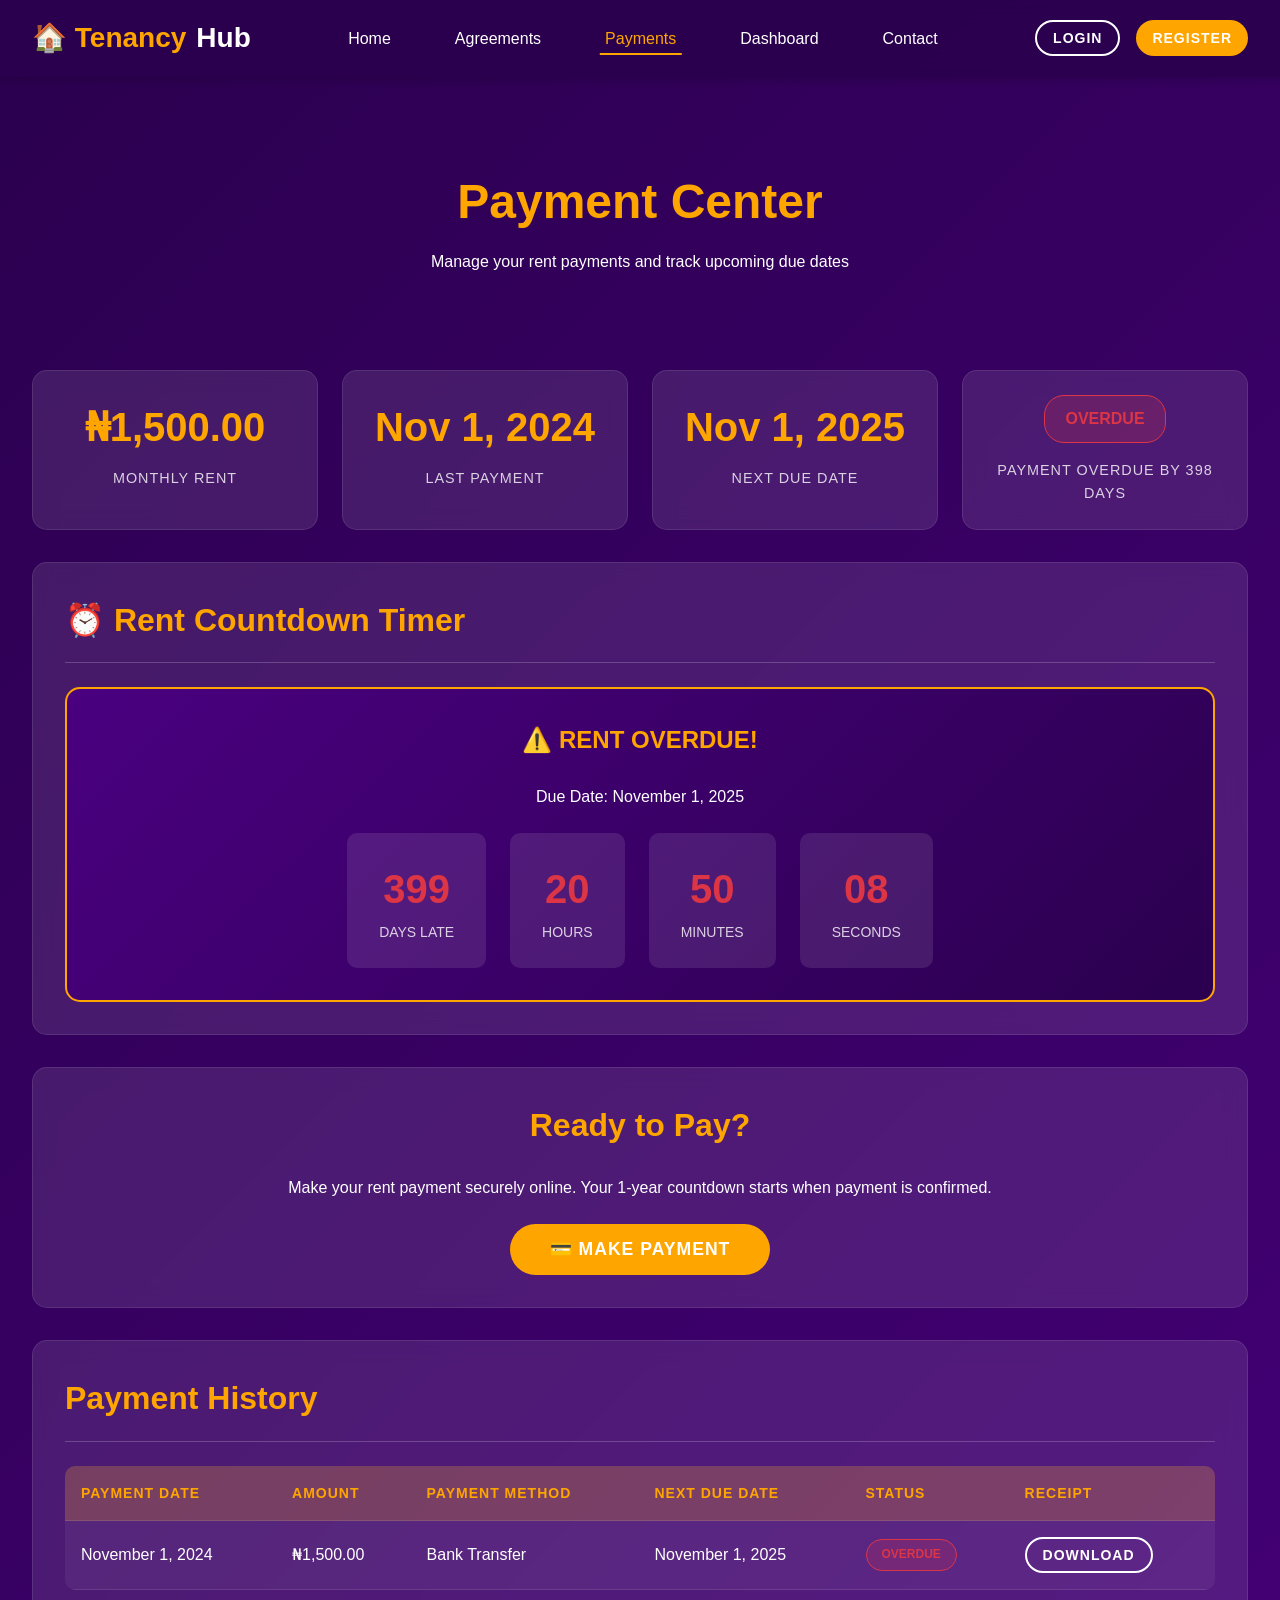
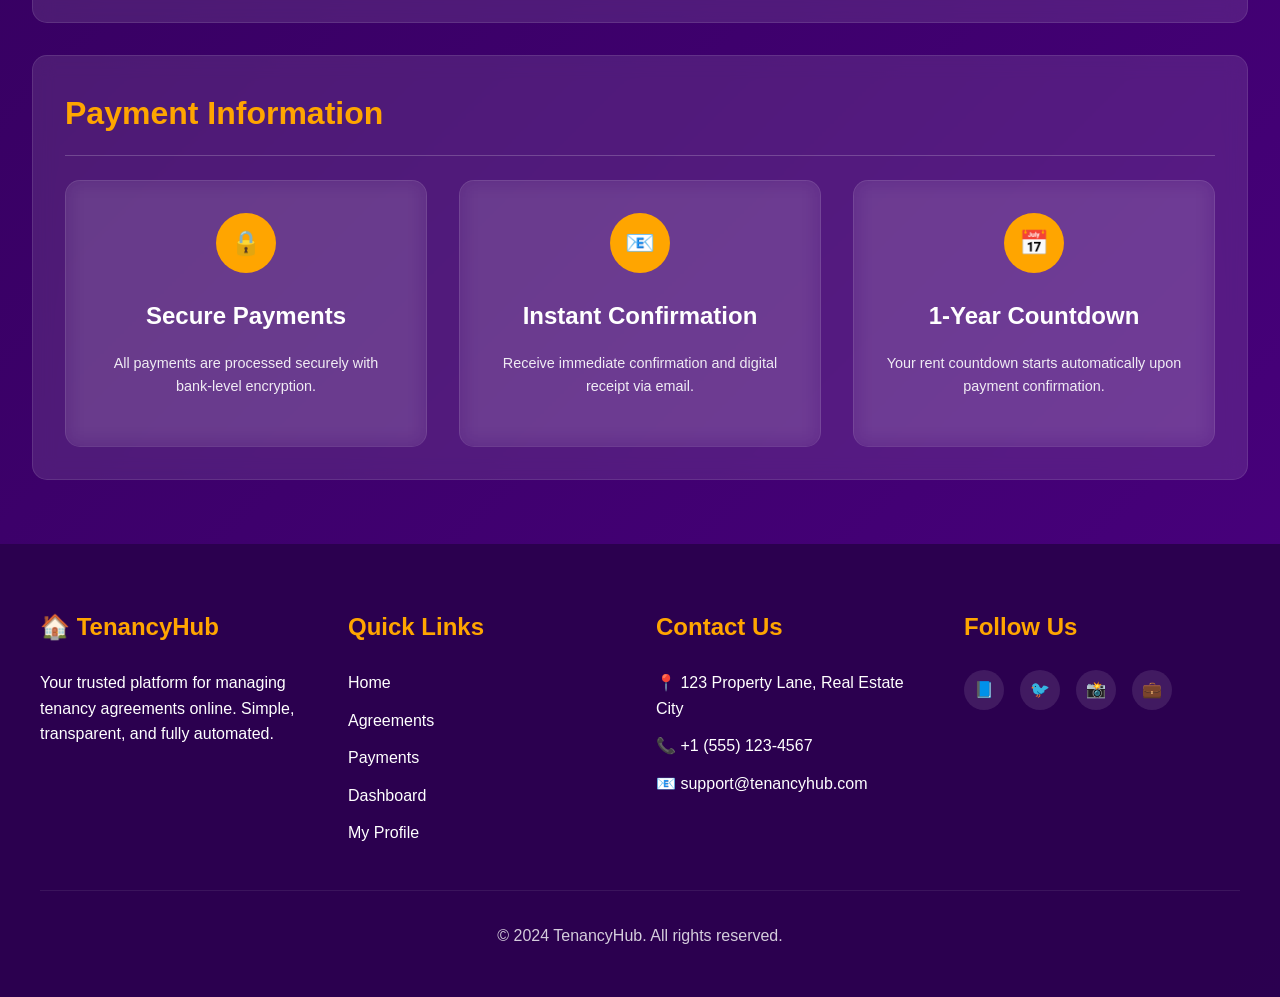
<file: payments.html>
<!DOCTYPE html>
<html lang="en">
<head>
    <meta charset="UTF-8">
    <meta name="viewport" content="width=device-width, initial-scale=1.0">
    <meta name="description" content="TenancyHub - Manage your rent payments and track your payment countdown.">
    <title>Payments - TenancyHub</title>
    <link rel="stylesheet" href="assets/css/styles.css">
</head>
<body>
    <!-- Header -->
    <header>
        <nav>
            <a href="index.html" class="logo">
                🏠 Tenancy<span>Hub</span>
            </a>
            <ul class="nav-links">
                <li><a href="index.html">Home</a></li>
                <li><a href="agreements.html">Agreements</a></li>
                <li><a href="payments.html" class="active">Payments</a></li>
                <li><a href="dashboard.html">Dashboard</a></li>
                <li><a href="contact.html">Contact</a></li>
            </ul>
            <div class="nav-buttons">
                <span class="user-display" style="display: none; color: var(--orange);"></span>
                <button class="btn btn-secondary btn-small btn-login" onclick="TenancyHub.openModal('loginModal')">Login</button>
                <button class="btn btn-primary btn-small btn-register" onclick="TenancyHub.openModal('registerModal')">Register</button>
                <button class="btn btn-secondary btn-small btn-logout" style="display: none;" onclick="TenancyHub.logout()">Logout</button>
            </div>
            <button class="mobile-menu-btn">☰</button>
        </nav>
    </header>

    <!-- Main Content -->
    <main class="page-content" id="payments-page">
        <div class="container">
            <div class="page-header">
                <h1>Payment Center</h1>
                <p>Manage your rent payments and track upcoming due dates</p>
            </div>

            <!-- Payment Status Cards -->
            <div id="payment-status-container">
                <!-- Populated by JavaScript -->
            </div>

            <!-- Countdown Timer -->
            <div class="card">
                <div class="card-header">
                    <h3>⏰ Rent Countdown Timer</h3>
                </div>
                <div id="payments-countdown">
                    <!-- Populated by JavaScript -->
                </div>
            </div>

            <!-- Make Payment Button -->
            <div class="card text-center">
                <h3 class="text-orange mb-3">Ready to Pay?</h3>
                <p class="mb-3">Make your rent payment securely online. Your 1-year countdown starts when payment is confirmed.</p>
                <button class="btn btn-primary" onclick="Payments.openPaymentModal()" style="font-size: 1.1rem; padding: 15px 40px;">
                    💳 Make Payment
                </button>
            </div>

            <!-- Payment History -->
            <div class="card">
                <div class="card-header">
                    <h3>Payment History</h3>
                </div>
                <div id="full-payment-history">
                    <!-- Populated by JavaScript -->
                </div>
            </div>

            <!-- Payment Information -->
            <div class="card">
                <div class="card-header">
                    <h3>Payment Information</h3>
                </div>
                <div class="features-grid" style="margin-top: 1rem;">
                    <div class="feature-card" style="background: rgba(255, 255, 255, 0.05);">
                        <div class="feature-icon" style="width: 60px; height: 60px; font-size: 1.5rem;">🔒</div>
                        <h4>Secure Payments</h4>
                        <p style="font-size: 0.9rem;">All payments are processed securely with bank-level encryption.</p>
                    </div>
                    <div class="feature-card" style="background: rgba(255, 255, 255, 0.05);">
                        <div class="feature-icon" style="width: 60px; height: 60px; font-size: 1.5rem;">📧</div>
                        <h4>Instant Confirmation</h4>
                        <p style="font-size: 0.9rem;">Receive immediate confirmation and digital receipt via email.</p>
                    </div>
                    <div class="feature-card" style="background: rgba(255, 255, 255, 0.05);">
                        <div class="feature-icon" style="width: 60px; height: 60px; font-size: 1.5rem;">📅</div>
                        <h4>1-Year Countdown</h4>
                        <p style="font-size: 0.9rem;">Your rent countdown starts automatically upon payment confirmation.</p>
                    </div>
                </div>
            </div>
        </div>
    </main>

    <!-- Footer -->
    <footer>
        <div class="footer-content">
            <div class="footer-section">
                <h4>🏠 TenancyHub</h4>
                <p>Your trusted platform for managing tenancy agreements online. Simple, transparent, and fully automated.</p>
            </div>
            <div class="footer-section">
                <h4>Quick Links</h4>
                <ul>
                    <li><a href="index.html">Home</a></li>
                    <li><a href="agreements.html">Agreements</a></li>
                    <li><a href="payments.html">Payments</a></li>
                    <li><a href="dashboard.html">Dashboard</a></li>
                    <li><a href="profile.html">My Profile</a></li>
                </ul>
            </div>
            <div class="footer-section">
                <h4>Contact Us</h4>
                <ul>
                    <li>📍 123 Property Lane, Real Estate City</li>
                    <li>📞 +1 (555) 123-4567</li>
                    <li>📧 support@tenancyhub.com</li>
                </ul>
            </div>
            <div class="footer-section">
                <h4>Follow Us</h4>
                <div class="social-links">
                    <a href="#" class="social-link">📘</a>
                    <a href="#" class="social-link">🐦</a>
                    <a href="#" class="social-link">📸</a>
                    <a href="#" class="social-link">💼</a>
                </div>
            </div>
        </div>
        <div class="footer-bottom">
            <p>&copy; 2024 TenancyHub. All rights reserved.</p>
        </div>
    </footer>

    <!-- Login Modal -->
    <div class="modal-overlay" id="loginModal">
        <div class="modal">
            <div class="modal-header">
                <h3>Login to TenancyHub</h3>
                <button class="modal-close">&times;</button>
            </div>
            <form id="loginForm">
                <div class="form-group">
                    <label for="login-email">Email Address</label>
                    <input type="email" id="login-email" name="email" class="form-control" placeholder="Enter your email" required>
                </div>
                <div class="form-group">
                    <label for="login-password">Password</label>
                    <input type="password" id="login-password" name="password" class="form-control" placeholder="Enter your password" required>
                </div>
                <button type="submit" class="btn btn-primary" style="width: 100%;">Login</button>
            </form>
        </div>
    </div>

    <!-- Register Modal -->
    <div class="modal-overlay" id="registerModal">
        <div class="modal">
            <div class="modal-header">
                <h3>Create Account</h3>
                <button class="modal-close">&times;</button>
            </div>
            <form id="registerForm">
                <div class="form-group">
                    <label for="register-name">Full Name</label>
                    <input type="text" id="register-name" name="name" class="form-control" placeholder="Enter your full name" required>
                </div>
                <div class="form-group">
                    <label for="register-email">Email Address</label>
                    <input type="email" id="register-email" name="email" class="form-control" placeholder="Enter your email" required>
                </div>
                <div class="form-group">
                    <label for="register-phone">Phone Number</label>
                    <input type="tel" id="register-phone" name="phone" class="form-control" placeholder="Enter your phone number">
                </div>
                <div class="form-group">
                    <label for="register-password">Password</label>
                    <input type="password" id="register-password" name="password" class="form-control" placeholder="Create a password" required>
                </div>
                <div class="form-group">
                    <label for="register-type">Account Type</label>
                    <select id="register-type" name="userType" class="form-control">
                        <option value="tenant">Tenant</option>
                        <option value="landlord">Landlord</option>
                    </select>
                </div>
                <button type="submit" class="btn btn-primary" style="width: 100%;">Create Account</button>
            </form>
        </div>
    </div>

    <!-- Payment Modal -->
    <div class="modal-overlay" id="paymentModal">
        <div class="modal">
            <div class="modal-header">
                <h3>💳 Make Payment</h3>
                <button class="modal-close">&times;</button>
            </div>
            <div id="payment-tenant-info" class="mb-3" style="background: rgba(255, 165, 0, 0.1); padding: 1rem; border-radius: 10px;">
                <!-- Populated by JavaScript -->
            </div>
            <form id="payment-form">
                <div class="form-group">
                    <label for="payment-amount">Amount (₦)</label>
                    <input type="number" id="payment-amount" name="amount" class="form-control" min="0" step="0.01" required>
                </div>
                <div class="form-group">
                    <label for="payment-method">Payment Method</label>
                    <select id="payment-method" name="paymentMethod" class="form-control" required>
                        <option value="">Select payment method</option>
                        <option value="Credit Card">Credit Card</option>
                        <option value="Debit Card">Debit Card</option>
                        <option value="Bank Transfer">Bank Transfer</option>
                        <option value="Cash">Cash</option>
                    </select>
                </div>
                <div class="form-group">
                    <label for="card-number">Card Number (Simulation)</label>
                    <input type="text" id="card-number" class="form-control" placeholder="**** **** **** ****" maxlength="19">
                </div>
                <div class="form-row">
                    <div class="form-group">
                        <label for="card-expiry">Expiry Date</label>
                        <input type="text" id="card-expiry" class="form-control" placeholder="MM/YY" maxlength="5">
                    </div>
                    <div class="form-group">
                        <label for="card-cvv">CVV</label>
                        <input type="text" id="card-cvv" class="form-control" placeholder="***" maxlength="3">
                    </div>
                </div>
                <div class="alert alert-warning" style="font-size: 0.875rem;">
                    <span>⚠️</span>
                    <span>This is a simulation. No real payment will be processed.</span>
                </div>
                <button type="submit" class="btn btn-primary" style="width: 100%; margin-top: 1rem;">
                    Make Payment
                </button>
            </form>
        </div>
    </div>

    <!-- Payment Success Modal -->
    <div class="modal-overlay" id="paymentSuccessModal">
        <div class="modal">
            <div class="modal-header">
                <h3>Payment Confirmation</h3>
                <button class="modal-close">&times;</button>
            </div>
            <div id="payment-success-content">
                <!-- Populated by JavaScript -->
            </div>
            <div class="mt-4 text-center">
                <button class="btn btn-primary" onclick="TenancyHub.closeModal('paymentSuccessModal')">
                    Done
                </button>
            </div>
        </div>
    </div>

    <script src="assets/js/app.js"></script>
    <script src="assets/js/payments.js"></script>
</body>
</html>
</file>
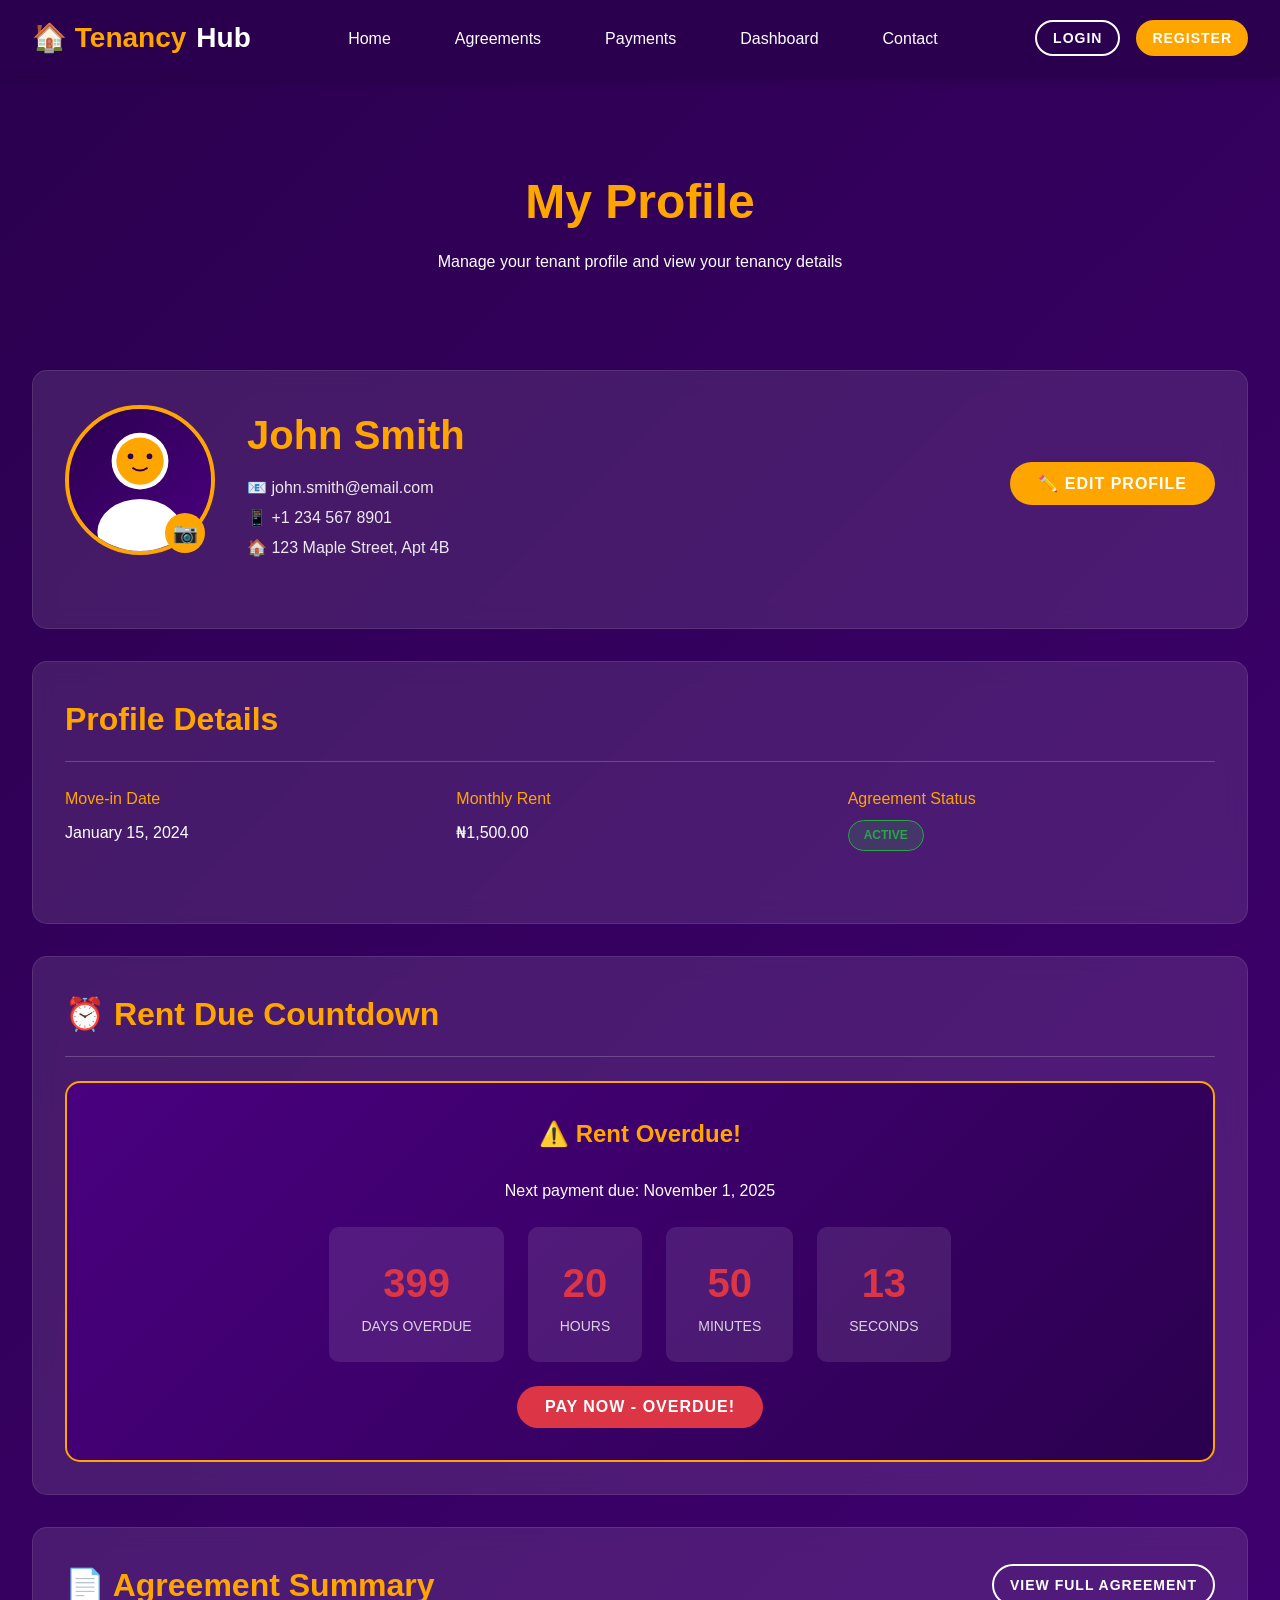
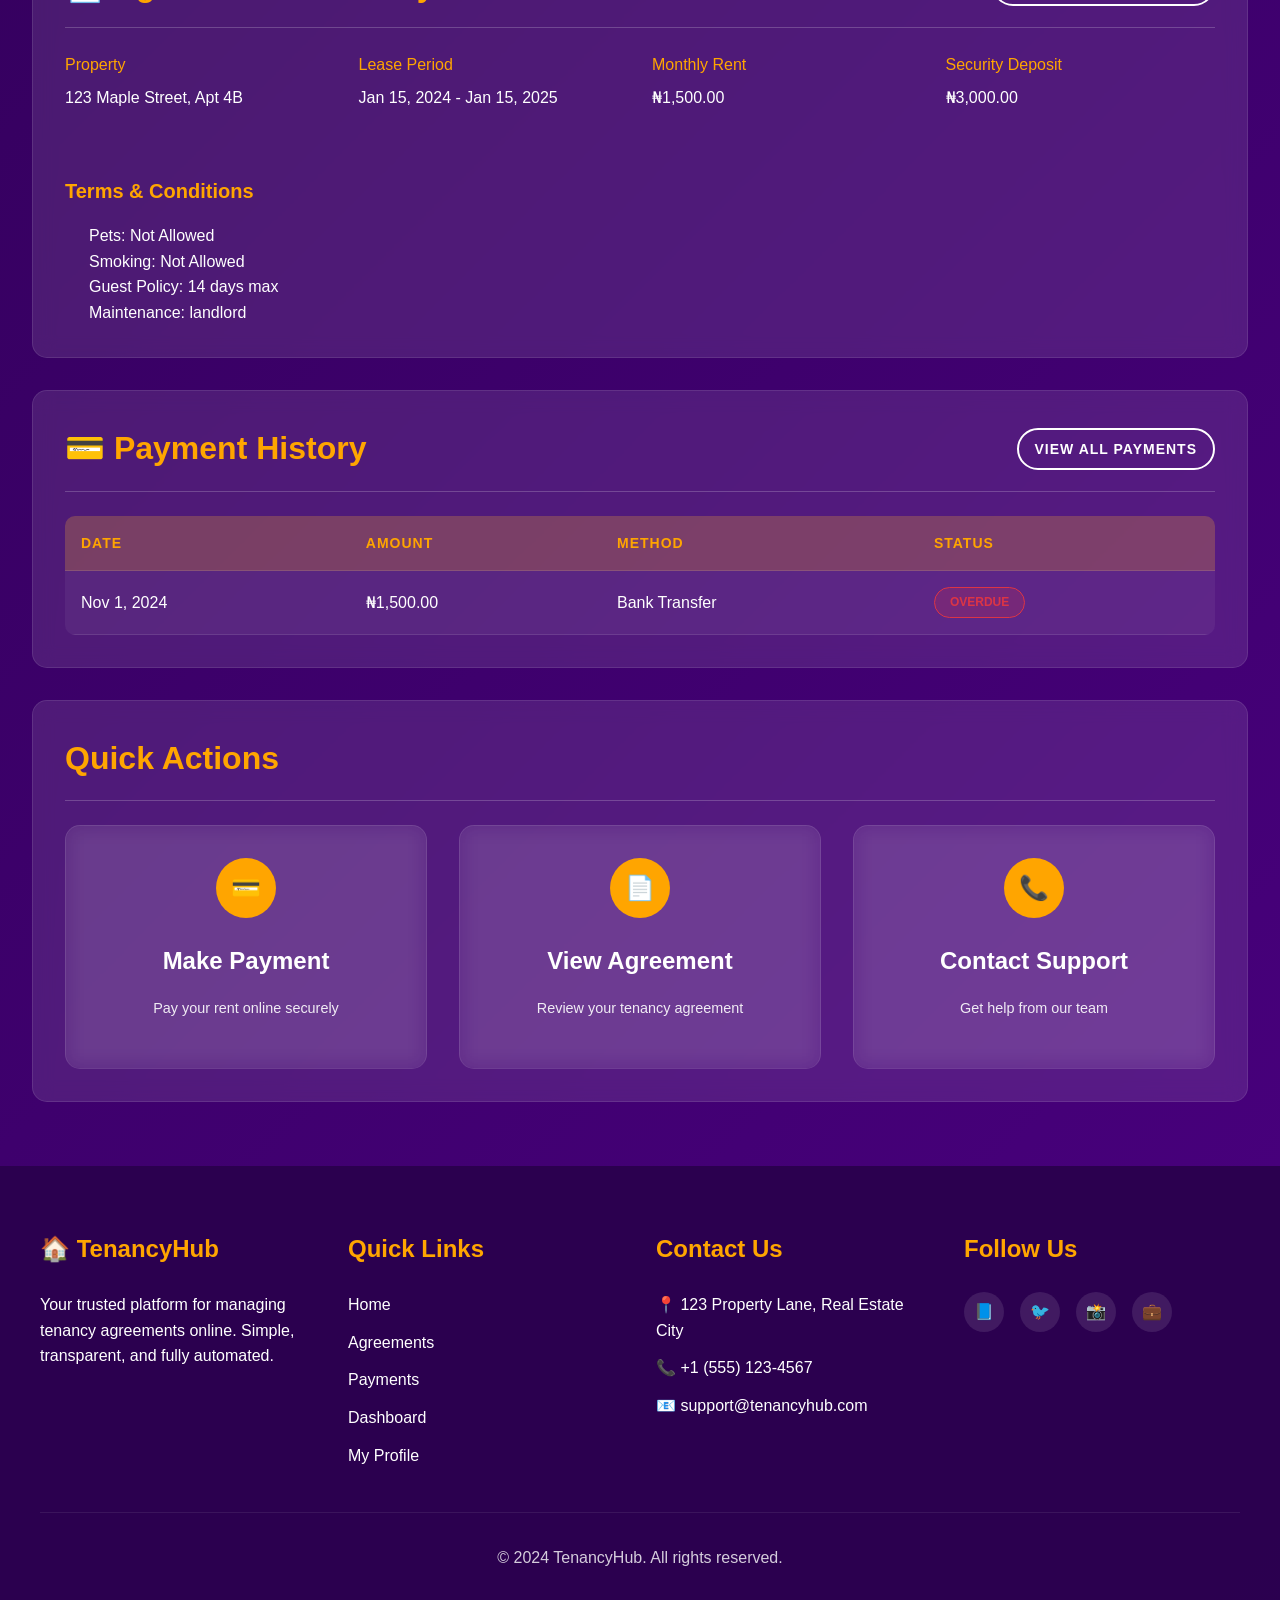
<file: profile.html>
<!DOCTYPE html>
<html lang="en">
<head>
    <meta charset="UTF-8">
    <meta name="viewport" content="width=device-width, initial-scale=1.0">
    <meta name="description" content="TenancyHub - Your tenant profile with payment history and agreement summary.">
    <title>My Profile - TenancyHub</title>
    <link rel="stylesheet" href="assets/css/styles.css">
</head>
<body>
    <!-- Header -->
    <header>
        <nav>
            <a href="index.html" class="logo">
                🏠 Tenancy<span>Hub</span>
            </a>
            <ul class="nav-links">
                <li><a href="index.html">Home</a></li>
                <li><a href="agreements.html">Agreements</a></li>
                <li><a href="payments.html">Payments</a></li>
                <li><a href="dashboard.html">Dashboard</a></li>
                <li><a href="contact.html">Contact</a></li>
            </ul>
            <div class="nav-buttons">
                <span class="user-display" style="display: none; color: var(--orange);"></span>
                <button class="btn btn-secondary btn-small btn-login" onclick="TenancyHub.openModal('loginModal')">Login</button>
                <button class="btn btn-primary btn-small btn-register" onclick="TenancyHub.openModal('registerModal')">Register</button>
                <button class="btn btn-secondary btn-small btn-logout" style="display: none;" onclick="TenancyHub.logout()">Logout</button>
            </div>
            <button class="mobile-menu-btn">☰</button>
        </nav>
    </header>

    <!-- Main Content -->
    <main class="page-content" id="profile-page">
        <div class="container">
            <div class="page-header">
                <h1>My Profile</h1>
                <p>Manage your tenant profile and view your tenancy details</p>
            </div>

            <div id="profile-container">
                <!-- Profile Header -->
                <div class="card">
                    <div class="profile-header">
                        <div class="profile-photo-container">
                            <img src="assets/images/user-placeholder.svg" alt="Profile Photo" class="profile-photo" id="profile-photo">
                            <button class="photo-upload-btn" id="photo-upload-btn" title="Upload Photo">📷</button>
                            <input type="file" id="photo-upload-input" accept="image/*" style="display: none;">
                        </div>
                        <div class="profile-info">
                            <h2 id="profile-name">Loading...</h2>
                            <p>📧 <span id="profile-email">Loading...</span></p>
                            <p>📱 <span id="profile-phone">Loading...</span></p>
                            <p>🏠 <span id="profile-address">Loading...</span></p>
                        </div>
                        <div style="margin-left: auto;">
                            <button class="btn btn-primary" onclick="Profile.openEditModal()">
                                ✏️ Edit Profile
                            </button>
                        </div>
                    </div>
                </div>

                <!-- Profile Details -->
                <div class="card">
                    <div class="card-header">
                        <h3>Profile Details</h3>
                    </div>
                    <div class="form-row">
                        <div class="form-group">
                            <label>Move-in Date</label>
                            <p id="move-in-date">Loading...</p>
                        </div>
                        <div class="form-group">
                            <label>Monthly Rent</label>
                            <p id="rent-amount">Loading...</p>
                        </div>
                        <div class="form-group">
                            <label>Agreement Status</label>
                            <p id="agreement-status">Loading...</p>
                        </div>
                    </div>
                </div>

                <!-- Countdown Timer -->
                <div class="card">
                    <div class="card-header">
                        <h3>⏰ Rent Due Countdown</h3>
                    </div>
                    <div id="countdown-container">
                        <!-- Populated by JavaScript -->
                    </div>
                </div>

                <!-- Agreement Summary -->
                <div class="card">
                    <div class="card-header">
                        <h3>📄 Agreement Summary</h3>
                        <a href="agreements.html" class="btn btn-secondary btn-small">View Full Agreement</a>
                    </div>
                    <div id="agreement-summary">
                        <!-- Populated by JavaScript -->
                    </div>
                </div>

                <!-- Payment History -->
                <div class="card">
                    <div class="card-header">
                        <h3>💳 Payment History</h3>
                        <a href="payments.html" class="btn btn-secondary btn-small">View All Payments</a>
                    </div>
                    <div id="payment-history">
                        <!-- Populated by JavaScript -->
                    </div>
                </div>

                <!-- Quick Actions -->
                <div class="card">
                    <div class="card-header">
                        <h3>Quick Actions</h3>
                    </div>
                    <div class="features-grid" style="margin-top: 1rem;">
                        <a href="payments.html" class="feature-card" style="background: rgba(255, 255, 255, 0.05); text-decoration: none;">
                            <div class="feature-icon" style="width: 60px; height: 60px; font-size: 1.5rem;">💳</div>
                            <h4>Make Payment</h4>
                            <p style="font-size: 0.9rem;">Pay your rent online securely</p>
                        </a>
                        <a href="agreements.html" class="feature-card" style="background: rgba(255, 255, 255, 0.05); text-decoration: none;">
                            <div class="feature-icon" style="width: 60px; height: 60px; font-size: 1.5rem;">📄</div>
                            <h4>View Agreement</h4>
                            <p style="font-size: 0.9rem;">Review your tenancy agreement</p>
                        </a>
                        <a href="contact.html" class="feature-card" style="background: rgba(255, 255, 255, 0.05); text-decoration: none;">
                            <div class="feature-icon" style="width: 60px; height: 60px; font-size: 1.5rem;">📞</div>
                            <h4>Contact Support</h4>
                            <p style="font-size: 0.9rem;">Get help from our team</p>
                        </a>
                    </div>
                </div>
            </div>
        </div>
    </main>

    <!-- Footer -->
    <footer>
        <div class="footer-content">
            <div class="footer-section">
                <h4>🏠 TenancyHub</h4>
                <p>Your trusted platform for managing tenancy agreements online. Simple, transparent, and fully automated.</p>
            </div>
            <div class="footer-section">
                <h4>Quick Links</h4>
                <ul>
                    <li><a href="index.html">Home</a></li>
                    <li><a href="agreements.html">Agreements</a></li>
                    <li><a href="payments.html">Payments</a></li>
                    <li><a href="dashboard.html">Dashboard</a></li>
                    <li><a href="profile.html">My Profile</a></li>
                </ul>
            </div>
            <div class="footer-section">
                <h4>Contact Us</h4>
                <ul>
                    <li>📍 123 Property Lane, Real Estate City</li>
                    <li>📞 +1 (555) 123-4567</li>
                    <li>📧 support@tenancyhub.com</li>
                </ul>
            </div>
            <div class="footer-section">
                <h4>Follow Us</h4>
                <div class="social-links">
                    <a href="#" class="social-link">📘</a>
                    <a href="#" class="social-link">🐦</a>
                    <a href="#" class="social-link">📸</a>
                    <a href="#" class="social-link">💼</a>
                </div>
            </div>
        </div>
        <div class="footer-bottom">
            <p>&copy; 2024 TenancyHub. All rights reserved.</p>
        </div>
    </footer>

    <!-- Login Modal -->
    <div class="modal-overlay" id="loginModal">
        <div class="modal">
            <div class="modal-header">
                <h3>Login to TenancyHub</h3>
                <button class="modal-close">&times;</button>
            </div>
            <form id="loginForm">
                <div class="form-group">
                    <label for="login-email">Email Address</label>
                    <input type="email" id="login-email" name="email" class="form-control" placeholder="Enter your email" required>
                </div>
                <div class="form-group">
                    <label for="login-password">Password</label>
                    <input type="password" id="login-password" name="password" class="form-control" placeholder="Enter your password" required>
                </div>
                <button type="submit" class="btn btn-primary" style="width: 100%;">Login</button>
            </form>
        </div>
    </div>

    <!-- Register Modal -->
    <div class="modal-overlay" id="registerModal">
        <div class="modal">
            <div class="modal-header">
                <h3>Create Account</h3>
                <button class="modal-close">&times;</button>
            </div>
            <form id="registerForm">
                <div class="form-group">
                    <label for="register-name">Full Name</label>
                    <input type="text" id="register-name" name="name" class="form-control" placeholder="Enter your full name" required>
                </div>
                <div class="form-group">
                    <label for="register-email">Email Address</label>
                    <input type="email" id="register-email" name="email" class="form-control" placeholder="Enter your email" required>
                </div>
                <div class="form-group">
                    <label for="register-phone">Phone Number</label>
                    <input type="tel" id="register-phone" name="phone" class="form-control" placeholder="Enter your phone number">
                </div>
                <div class="form-group">
                    <label for="register-password">Password</label>
                    <input type="password" id="register-password" name="password" class="form-control" placeholder="Create a password" required>
                </div>
                <div class="form-group">
                    <label for="register-type">Account Type</label>
                    <select id="register-type" name="userType" class="form-control">
                        <option value="tenant">Tenant</option>
                        <option value="landlord">Landlord</option>
                    </select>
                </div>
                <button type="submit" class="btn btn-primary" style="width: 100%;">Create Account</button>
            </form>
        </div>
    </div>

    <!-- Edit Profile Modal -->
    <div class="modal-overlay" id="editProfileModal">
        <div class="modal">
            <div class="modal-header">
                <h3>Edit Profile</h3>
                <button class="modal-close">&times;</button>
            </div>
            <form id="edit-profile-form">
                <div class="form-group">
                    <label for="edit-name">Full Name</label>
                    <input type="text" id="edit-name" name="name" class="form-control" required>
                </div>
                <div class="form-group">
                    <label for="edit-email">Email Address</label>
                    <input type="email" id="edit-email" name="email" class="form-control" required>
                </div>
                <div class="form-group">
                    <label for="edit-phone">Phone Number</label>
                    <input type="tel" id="edit-phone" name="phone" class="form-control">
                </div>
                <button type="submit" class="btn btn-primary" style="width: 100%;">Save Changes</button>
            </form>
        </div>
    </div>

    <script src="assets/js/app.js"></script>
    <script src="assets/js/payments.js"></script>
    <script src="assets/js/profile.js"></script>
</body>
</html>
</file>
<file: assets/css/styles.css>
/* ========================================
   TenancyHub - Main Stylesheet
   Deep Purple Theme with Orange Accents
   ======================================== */

/* CSS Variables */
:root {
    --primary-purple: #2B004F;
    --light-purple: #4A0080;
    --lighter-purple: #6B00B3;
    --white: #FFFFFF;
    --orange: #FFA500;
    --dark-orange: #E69500;
    --light-orange: #FFB733;
    --success-green: #28A745;
    --warning-yellow: #FFC107;
    --danger-red: #DC3545;
    --gray-light: #F8F9FA;
    --gray-medium: #6C757D;
    --shadow: rgba(0, 0, 0, 0.2);
    --transition: all 0.3s ease;
}

/* Reset & Base Styles */
* {
    margin: 0;
    padding: 0;
    box-sizing: border-box;
}

html {
    scroll-behavior: smooth;
}

body {
    font-family: 'Segoe UI', Tahoma, Geneva, Verdana, sans-serif;
    background: linear-gradient(135deg, var(--primary-purple) 0%, var(--light-purple) 100%);
    min-height: 100vh;
    color: var(--white);
    line-height: 1.6;
}

a {
    text-decoration: none;
    color: inherit;
    transition: var(--transition);
}

ul {
    list-style: none;
}

img {
    max-width: 100%;
    height: auto;
}

/* ========================================
   Typography
   ======================================== */
h1, h2, h3, h4, h5, h6 {
    font-weight: 600;
    margin-bottom: 1rem;
}

h1 { font-size: 3rem; }
h2 { font-size: 2.5rem; }
h3 { font-size: 2rem; }
h4 { font-size: 1.5rem; }
h5 { font-size: 1.25rem; }
h6 { font-size: 1rem; }

p {
    margin-bottom: 1rem;
}

/* ========================================
   Buttons
   ======================================== */
.btn {
    display: inline-block;
    padding: 12px 28px;
    border: none;
    border-radius: 30px;
    font-size: 1rem;
    font-weight: 600;
    cursor: pointer;
    transition: var(--transition);
    text-transform: uppercase;
    letter-spacing: 1px;
}

.btn-primary {
    background: var(--orange);
    color: var(--white);
}

.btn-primary:hover {
    background: var(--dark-orange);
    transform: translateY(-2px);
    box-shadow: 0 5px 20px rgba(255, 165, 0, 0.4);
}

.btn-secondary {
    background: transparent;
    color: var(--white);
    border: 2px solid var(--white);
}

.btn-secondary:hover {
    background: var(--white);
    color: var(--primary-purple);
}

.btn-success {
    background: var(--success-green);
    color: var(--white);
}

.btn-success:hover {
    background: #218838;
}

.btn-danger {
    background: var(--danger-red);
    color: var(--white);
}

.btn-danger:hover {
    background: #C82333;
}

.btn-small {
    padding: 8px 16px;
    font-size: 0.875rem;
}

/* ========================================
   Header & Navigation
   ======================================== */
header {
    background: rgba(43, 0, 79, 0.95);
    backdrop-filter: blur(10px);
    padding: 1rem 2rem;
    position: fixed;
    width: 100%;
    top: 0;
    z-index: 1000;
    box-shadow: 0 2px 10px var(--shadow);
}

nav {
    display: flex;
    justify-content: space-between;
    align-items: center;
    max-width: 1400px;
    margin: 0 auto;
}

.logo {
    font-size: 1.75rem;
    font-weight: 700;
    color: var(--orange);
    display: flex;
    align-items: center;
    gap: 10px;
}

.logo span {
    color: var(--white);
}

.nav-links {
    display: flex;
    gap: 2rem;
}

.nav-links a {
    color: var(--white);
    font-weight: 500;
    padding: 0.5rem 1rem;
    border-radius: 5px;
    position: relative;
}

.nav-links a::after {
    content: '';
    position: absolute;
    bottom: 0;
    left: 50%;
    width: 0;
    height: 2px;
    background: var(--orange);
    transition: var(--transition);
    transform: translateX(-50%);
}

.nav-links a:hover::after,
.nav-links a.active::after {
    width: 80%;
}

.nav-links a:hover,
.nav-links a.active {
    color: var(--orange);
}

.nav-buttons {
    display: flex;
    gap: 1rem;
}

.mobile-menu-btn {
    display: none;
    background: none;
    border: none;
    color: var(--white);
    font-size: 1.5rem;
    cursor: pointer;
}

/* ========================================
   Hero Section
   ======================================== */
.hero {
    min-height: 100vh;
    display: flex;
    align-items: center;
    justify-content: center;
    position: relative;
    padding-top: 80px;
    overflow: hidden;
}

.hero-slider {
    position: absolute;
    top: 0;
    left: 0;
    width: 100%;
    height: 100%;
    z-index: 0;
}

.slide {
    position: absolute;
    top: 0;
    left: 0;
    width: 100%;
    height: 100%;
    background-size: cover;
    background-position: center;
    opacity: 0;
    transition: opacity 1s ease-in-out;
}

.slide.active {
    opacity: 1;
}

.hero::before {
    content: '';
    position: absolute;
    top: 0;
    left: 0;
    right: 0;
    bottom: 0;
    background: linear-gradient(135deg, rgba(43, 0, 79, 0.85) 0%, rgba(74, 0, 128, 0.75) 100%);
    z-index: 1;
}

/* Slide-in animation from left to right */
.hero-content {
    position: relative;
    z-index: 2;
    text-align: center;
    max-width: 800px;
    padding: 2rem;
    animation: slideInLeft 1.2s ease-out forwards;
}

@keyframes slideInLeft {
    0% {
        opacity: 0;
        transform: translateX(-100px);
    }
    100% {
        opacity: 1;
        transform: translateX(0);
    }
}

.hero-content {
    position: relative;
    z-index: 1;
    text-align: center;
    max-width: 800px;
    padding: 2rem;
}

.hero h1 {
    font-size: 3.5rem;
    margin-bottom: 1.5rem;
    text-shadow: 2px 2px 4px rgba(0, 0, 0, 0.3);
}

.hero h1 span {
    color: var(--orange);
}

.hero p {
    font-size: 1.25rem;
    margin-bottom: 2rem;
    opacity: 0.9;
}

.hero-buttons {
    display: flex;
    gap: 1rem;
    justify-content: center;
    flex-wrap: wrap;
}

/* ========================================
   Features Section
   ======================================== */
.features {
    padding: 5rem 2rem;
    background: linear-gradient(180deg, var(--light-purple) 0%, var(--primary-purple) 100%);
}

.section-title {
    text-align: center;
    margin-bottom: 3rem;
}

.section-title h2 {
    color: var(--orange);
    margin-bottom: 1rem;
}

.section-title p {
    max-width: 600px;
    margin: 0 auto;
    opacity: 0.9;
}

.features-grid {
    display: grid;
    grid-template-columns: repeat(auto-fit, minmax(280px, 1fr));
    gap: 2rem;
    max-width: 1200px;
    margin: 0 auto;
}

.feature-card {
    background: rgba(255, 255, 255, 0.1);
    backdrop-filter: blur(10px);
    padding: 2rem;
    border-radius: 15px;
    text-align: center;
    transition: var(--transition);
    border: 1px solid rgba(255, 255, 255, 0.1);
}

.feature-card:hover {
    transform: translateY(-10px);
    background: rgba(255, 255, 255, 0.15);
    box-shadow: 0 20px 40px rgba(0, 0, 0, 0.3);
}

.feature-icon {
    width: 80px;
    height: 80px;
    background: var(--orange);
    border-radius: 50%;
    display: flex;
    align-items: center;
    justify-content: center;
    margin: 0 auto 1.5rem;
    font-size: 2rem;
}

.feature-card h3 {
    color: var(--orange);
    margin-bottom: 1rem;
}

.feature-card p {
    opacity: 0.9;
    font-size: 0.95rem;
}

/* ========================================
   Main Content Container
   ======================================== */
.container {
    max-width: 1400px;
    margin: 0 auto;
    padding: 2rem;
}

.page-content {
    padding-top: 100px;
    min-height: 100vh;
}

.page-header {
    text-align: center;
    margin-bottom: 3rem;
    padding: 2rem;
}

.page-header h1 {
    color: var(--orange);
    margin-bottom: 0.5rem;
}

/* ========================================
   Cards & Panels
   ======================================== */
.card {
    background: rgba(255, 255, 255, 0.1);
    backdrop-filter: blur(10px);
    border-radius: 15px;
    padding: 2rem;
    margin-bottom: 2rem;
    border: 1px solid rgba(255, 255, 255, 0.1);
}

.card-header {
    display: flex;
    justify-content: space-between;
    align-items: center;
    margin-bottom: 1.5rem;
    padding-bottom: 1rem;
    border-bottom: 1px solid rgba(255, 255, 255, 0.2);
}

.card-header h3 {
    color: var(--orange);
    margin-bottom: 0;
}

/* ========================================
   Forms
   ======================================== */
.form-group {
    margin-bottom: 1.5rem;
}

.form-group label {
    display: block;
    margin-bottom: 0.5rem;
    font-weight: 500;
    color: var(--orange);
}

.form-control {
    width: 100%;
    padding: 12px 16px;
    background: rgba(255, 255, 255, 0.1);
    border: 1px solid rgba(255, 255, 255, 0.2);
    border-radius: 8px;
    color: var(--white);
    font-size: 1rem;
    transition: var(--transition);
}

.form-control:focus {
    outline: none;
    border-color: var(--orange);
    background: rgba(255, 255, 255, 0.15);
    box-shadow: 0 0 10px rgba(255, 165, 0, 0.3);
}

.form-control::placeholder {
    color: rgba(255, 255, 255, 0.5);
}

textarea.form-control {
    resize: vertical;
    min-height: 120px;
}

select.form-control {
    cursor: pointer;
}

select.form-control option {
    background: var(--primary-purple);
    color: var(--white);
}

.form-row {
    display: grid;
    grid-template-columns: repeat(auto-fit, minmax(250px, 1fr));
    gap: 1.5rem;
}

.checkbox-group {
    display: flex;
    align-items: center;
    gap: 0.75rem;
}

.checkbox-group input[type="checkbox"] {
    width: 20px;
    height: 20px;
    accent-color: var(--orange);
}

/* ========================================
   Tables
   ======================================== */
.table-container {
    overflow-x: auto;
    border-radius: 10px;
}

table {
    width: 100%;
    border-collapse: collapse;
    background: rgba(255, 255, 255, 0.05);
}

thead {
    background: rgba(255, 165, 0, 0.2);
}

th, td {
    padding: 1rem;
    text-align: left;
    border-bottom: 1px solid rgba(255, 255, 255, 0.1);
}

th {
    font-weight: 600;
    color: var(--orange);
    text-transform: uppercase;
    font-size: 0.875rem;
    letter-spacing: 1px;
}

tbody tr {
    transition: var(--transition);
}

tbody tr:hover {
    background: rgba(255, 255, 255, 0.1);
}

/* ========================================
   Status Badges
   ======================================== */
.status-badge {
    display: inline-block;
    padding: 5px 15px;
    border-radius: 20px;
    font-size: 0.75rem;
    font-weight: 600;
    text-transform: uppercase;
}

.status-paid {
    background: rgba(40, 167, 69, 0.2);
    color: var(--success-green);
    border: 1px solid var(--success-green);
}

.status-due {
    background: rgba(255, 165, 0, 0.2);
    color: var(--orange);
    border: 1px solid var(--orange);
}

.status-overdue {
    background: rgba(220, 53, 69, 0.2);
    color: var(--danger-red);
    border: 1px solid var(--danger-red);
}

.status-pending {
    background: rgba(255, 193, 7, 0.2);
    color: var(--warning-yellow);
    border: 1px solid var(--warning-yellow);
}

/* ========================================
   Dashboard Stats
   ======================================== */
.stats-grid {
    display: grid;
    grid-template-columns: repeat(auto-fit, minmax(200px, 1fr));
    gap: 1.5rem;
    margin-bottom: 2rem;
}

.stat-card {
    background: rgba(255, 255, 255, 0.1);
    backdrop-filter: blur(10px);
    padding: 1.5rem;
    border-radius: 15px;
    text-align: center;
    border: 1px solid rgba(255, 255, 255, 0.1);
}

.stat-number {
    font-size: 2.5rem;
    font-weight: 700;
    color: var(--orange);
    margin-bottom: 0.5rem;
}

.stat-label {
    font-size: 0.9rem;
    opacity: 0.8;
    text-transform: uppercase;
    letter-spacing: 1px;
}

/* ========================================
   Countdown Timer
   ======================================== */
.countdown-container {
    background: linear-gradient(135deg, var(--light-purple) 0%, var(--primary-purple) 100%);
    padding: 2rem;
    border-radius: 15px;
    text-align: center;
    border: 2px solid var(--orange);
}

.countdown-title {
    color: var(--orange);
    margin-bottom: 1.5rem;
}

.countdown-timer {
    display: flex;
    justify-content: center;
    gap: 1.5rem;
    flex-wrap: wrap;
}

.countdown-item {
    background: rgba(255, 255, 255, 0.1);
    padding: 1.5rem 2rem;
    border-radius: 10px;
    min-width: 100px;
}

.countdown-value {
    font-size: 2.5rem;
    font-weight: 700;
    color: var(--orange);
}

.countdown-label {
    font-size: 0.875rem;
    text-transform: uppercase;
    opacity: 0.8;
}

.countdown-warning .countdown-value {
    color: var(--warning-yellow);
}

.countdown-danger .countdown-value {
    color: var(--danger-red);
}

/* ========================================
   Profile Section
   ======================================== */
.profile-header {
    display: flex;
    align-items: center;
    gap: 2rem;
    margin-bottom: 2rem;
    flex-wrap: wrap;
}

.profile-photo {
    width: 150px;
    height: 150px;
    border-radius: 50%;
    object-fit: cover;
    border: 4px solid var(--orange);
}

.profile-photo-container {
    position: relative;
}

.photo-upload-btn {
    position: absolute;
    bottom: 10px;
    right: 10px;
    background: var(--orange);
    border: none;
    border-radius: 50%;
    width: 40px;
    height: 40px;
    cursor: pointer;
    display: flex;
    align-items: center;
    justify-content: center;
    font-size: 1.25rem;
    transition: var(--transition);
}

.photo-upload-btn:hover {
    background: var(--dark-orange);
    transform: scale(1.1);
}

.profile-info h2 {
    color: var(--orange);
    margin-bottom: 0.5rem;
}

.profile-info p {
    opacity: 0.9;
    margin-bottom: 0.25rem;
}

/* ========================================
   Agreement List
   ======================================== */
.agreements-list {
    display: grid;
    gap: 1.5rem;
}

.agreement-item {
    background: rgba(255, 255, 255, 0.1);
    padding: 1.5rem;
    border-radius: 12px;
    display: flex;
    justify-content: space-between;
    align-items: center;
    flex-wrap: wrap;
    gap: 1rem;
    transition: var(--transition);
    border: 1px solid rgba(255, 255, 255, 0.1);
}

.agreement-item:hover {
    background: rgba(255, 255, 255, 0.15);
    transform: translateX(5px);
}

.agreement-details h4 {
    color: var(--orange);
    margin-bottom: 0.5rem;
}

.agreement-details p {
    margin-bottom: 0.25rem;
    opacity: 0.9;
    font-size: 0.9rem;
}

/* ========================================
   Filter Controls
   ======================================== */
.filter-controls {
    display: flex;
    gap: 1rem;
    margin-bottom: 2rem;
    flex-wrap: wrap;
}

.filter-btn {
    padding: 10px 20px;
    background: rgba(255, 255, 255, 0.1);
    border: 1px solid rgba(255, 255, 255, 0.2);
    border-radius: 25px;
    color: var(--white);
    cursor: pointer;
    transition: var(--transition);
}

.filter-btn:hover,
.filter-btn.active {
    background: var(--orange);
    border-color: var(--orange);
}

/* ========================================
   Modal
   ======================================== */
.modal-overlay {
    display: none;
    position: fixed;
    top: 0;
    left: 0;
    right: 0;
    bottom: 0;
    background: rgba(0, 0, 0, 0.7);
    z-index: 2000;
    align-items: center;
    justify-content: center;
    padding: 2rem;
}

.modal-overlay.active {
    display: flex;
}

.modal {
    background: var(--primary-purple);
    border-radius: 20px;
    max-width: 600px;
    width: 100%;
    max-height: 90vh;
    overflow-y: auto;
    padding: 2rem;
    border: 2px solid var(--orange);
}

.modal-header {
    display: flex;
    justify-content: space-between;
    align-items: center;
    margin-bottom: 1.5rem;
    padding-bottom: 1rem;
    border-bottom: 1px solid rgba(255, 255, 255, 0.2);
}

.modal-header h3 {
    color: var(--orange);
    margin-bottom: 0;
}

.modal-close {
    background: none;
    border: none;
    color: var(--white);
    font-size: 1.5rem;
    cursor: pointer;
    transition: var(--transition);
}

.modal-close:hover {
    color: var(--orange);
}

/* ========================================
   Footer
   ======================================== */
footer {
    background: rgba(43, 0, 79, 0.98);
    padding: 4rem 2rem 2rem;
    margin-top: auto;
}

.footer-content {
    max-width: 1200px;
    margin: 0 auto;
    display: grid;
    grid-template-columns: repeat(auto-fit, minmax(250px, 1fr));
    gap: 2rem;
}

.footer-section h4 {
    color: var(--orange);
    margin-bottom: 1.5rem;
}

.footer-section ul li {
    margin-bottom: 0.75rem;
}

.footer-section a:hover {
    color: var(--orange);
}

.social-links {
    display: flex;
    gap: 1rem;
}

.social-link {
    width: 40px;
    height: 40px;
    background: rgba(255, 255, 255, 0.1);
    border-radius: 50%;
    display: flex;
    align-items: center;
    justify-content: center;
    transition: var(--transition);
}

.social-link:hover {
    background: var(--orange);
    transform: translateY(-3px);
}

.footer-bottom {
    max-width: 1200px;
    margin: 0 auto;
    padding-top: 2rem;
    margin-top: 2rem;
    border-top: 1px solid rgba(255, 255, 255, 0.1);
    text-align: center;
    opacity: 0.8;
}

/* ========================================
   Alerts & Notifications
   ======================================== */
.alert {
    padding: 1rem 1.5rem;
    border-radius: 10px;
    margin-bottom: 1.5rem;
    display: flex;
    align-items: center;
    gap: 1rem;
}

.alert-success {
    background: rgba(40, 167, 69, 0.2);
    border: 1px solid var(--success-green);
    color: var(--success-green);
}

.alert-warning {
    background: rgba(255, 193, 7, 0.2);
    border: 1px solid var(--warning-yellow);
    color: var(--warning-yellow);
}

.alert-danger {
    background: rgba(220, 53, 69, 0.2);
    border: 1px solid var(--danger-red);
    color: var(--danger-red);
}

/* ========================================
   Loading Spinner
   ======================================== */
.spinner {
    width: 40px;
    height: 40px;
    border: 4px solid rgba(255, 255, 255, 0.1);
    border-top-color: var(--orange);
    border-radius: 50%;
    animation: spin 1s linear infinite;
}

@keyframes spin {
    to { transform: rotate(360deg); }
}

/* ========================================
   Empty State
   ======================================== */
.empty-state {
    text-align: center;
    padding: 4rem 2rem;
    opacity: 0.8;
}

.empty-state-icon {
    font-size: 4rem;
    margin-bottom: 1rem;
    opacity: 0.5;
}

/* ========================================
   Responsive Design
   ======================================== */
@media (max-width: 992px) {
    h1 { font-size: 2.5rem; }
    h2 { font-size: 2rem; }
    
    .hero h1 {
        font-size: 2.5rem;
    }
    
    .countdown-item {
        padding: 1rem 1.5rem;
        min-width: 80px;
    }
    
    .countdown-value {
        font-size: 2rem;
    }
}

@media (max-width: 768px) {
    .nav-links,
    .nav-buttons {
        display: none;
    }
    
    .mobile-menu-btn {
        display: block;
    }
    
    .nav-links.active,
    .nav-buttons.active {
        display: flex;
        flex-direction: column;
        position: absolute;
        top: 100%;
        left: 0;
        right: 0;
        background: var(--primary-purple);
        padding: 1rem;
        gap: 0.5rem;
    }
    
    .hero h1 {
        font-size: 2rem;
    }
    
    .hero p {
        font-size: 1rem;
    }
    
    .hero-buttons {
        flex-direction: column;
        align-items: center;
    }
    
    .profile-header {
        flex-direction: column;
        text-align: center;
    }
    
    .table-container {
        font-size: 0.875rem;
    }
    
    th, td {
        padding: 0.75rem 0.5rem;
    }
    
    .countdown-timer {
        gap: 1rem;
    }
    
    .countdown-item {
        padding: 0.75rem 1rem;
        min-width: 70px;
    }
    
    .countdown-value {
        font-size: 1.5rem;
    }
}

@media (max-width: 480px) {
    h1 { font-size: 1.75rem; }
    h2 { font-size: 1.5rem; }
    
    .container {
        padding: 1rem;
    }
    
    .card {
        padding: 1.5rem;
    }
    
    .btn {
        padding: 10px 20px;
        font-size: 0.875rem;
    }
    
    .stat-number {
        font-size: 2rem;
    }
}

/* ========================================
   Animations
   ======================================== */
@keyframes fadeIn {
    from {
        opacity: 0;
        transform: translateY(20px);
    }
    to {
        opacity: 1;
        transform: translateY(0);
    }
}

.fade-in {
    animation: fadeIn 0.5s ease forwards;
}

@keyframes slideIn {
    from {
        opacity: 0;
        transform: translateX(-20px);
    }
    to {
        opacity: 1;
        transform: translateX(0);
    }
}

.slide-in {
    animation: slideIn 0.5s ease forwards;
}

@keyframes pulse {
    0%, 100% {
        transform: scale(1);
    }
    50% {
        transform: scale(1.05);
    }
}

.pulse {
    animation: pulse 2s infinite;
}

/* ========================================
   Utility Classes
   ======================================== */
.text-center { text-align: center; }
.text-left { text-align: left; }
.text-right { text-align: right; }
.text-orange { color: var(--orange); }
.text-white { color: var(--white); }
.text-success { color: var(--success-green); }
.text-warning { color: var(--warning-yellow); }
.text-danger { color: var(--danger-red); }

.mt-1 { margin-top: 0.5rem; }
.mt-2 { margin-top: 1rem; }
.mt-3 { margin-top: 1.5rem; }
.mt-4 { margin-top: 2rem; }

.mb-1 { margin-bottom: 0.5rem; }
.mb-2 { margin-bottom: 1rem; }
.mb-3 { margin-bottom: 1.5rem; }
.mb-4 { margin-bottom: 2rem; }

.hidden { display: none !important; }
.flex { display: flex; }
.flex-wrap { flex-wrap: wrap; }
.items-center { align-items: center; }
.justify-between { justify-content: space-between; }
.gap-1 { gap: 0.5rem; }
.gap-2 { gap: 1rem; }
</file>
